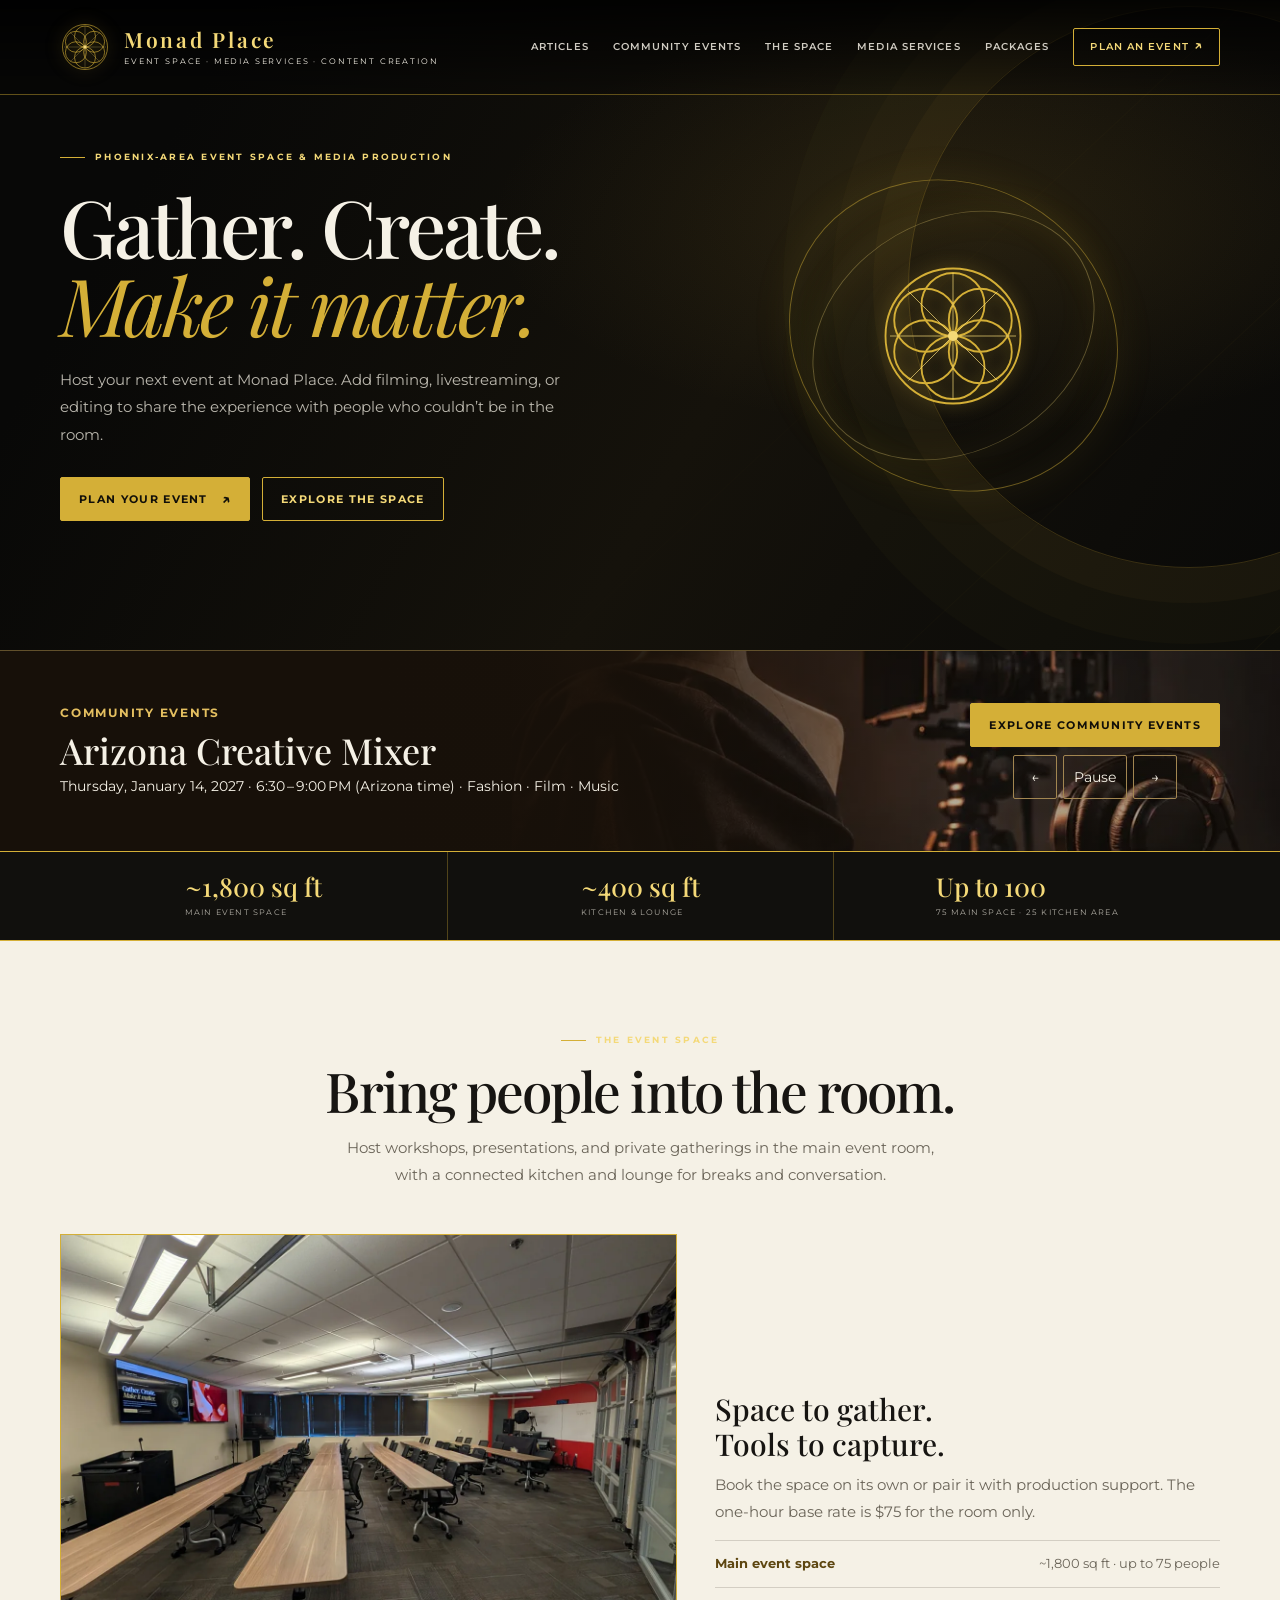
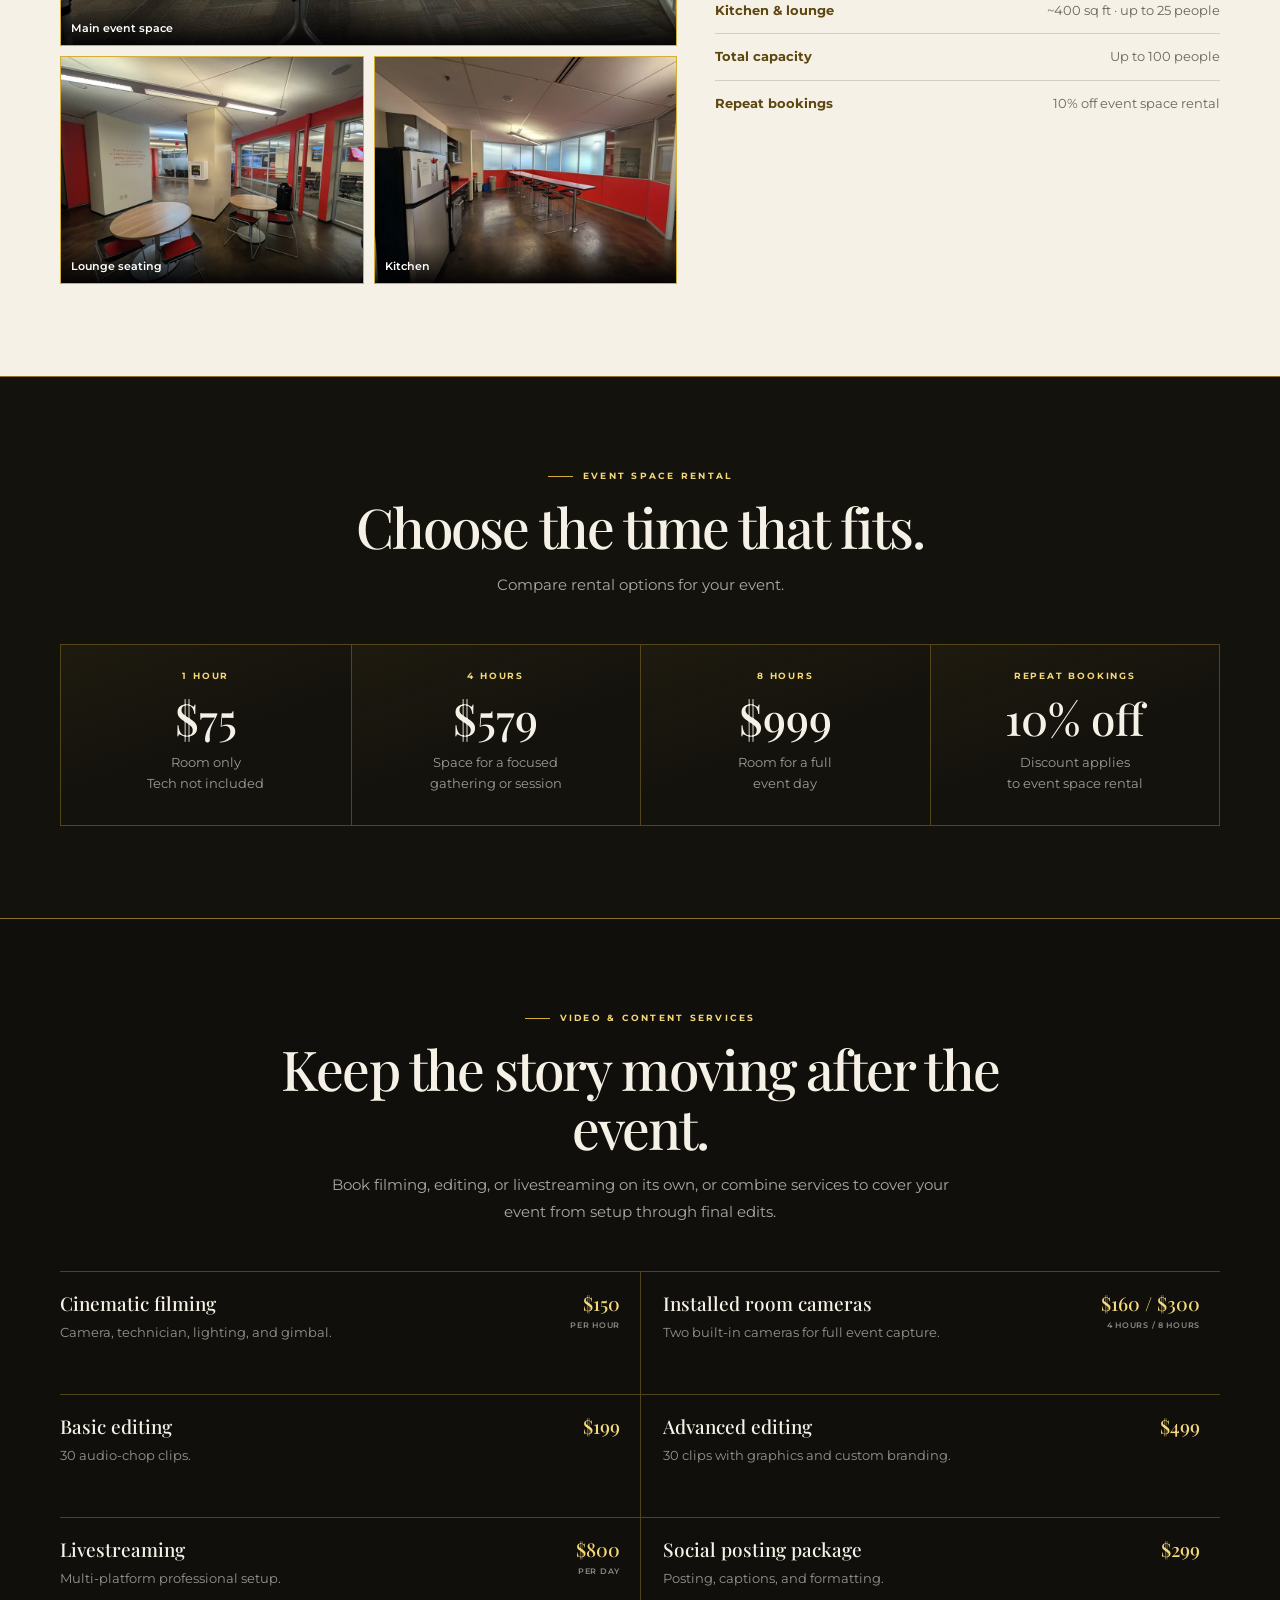
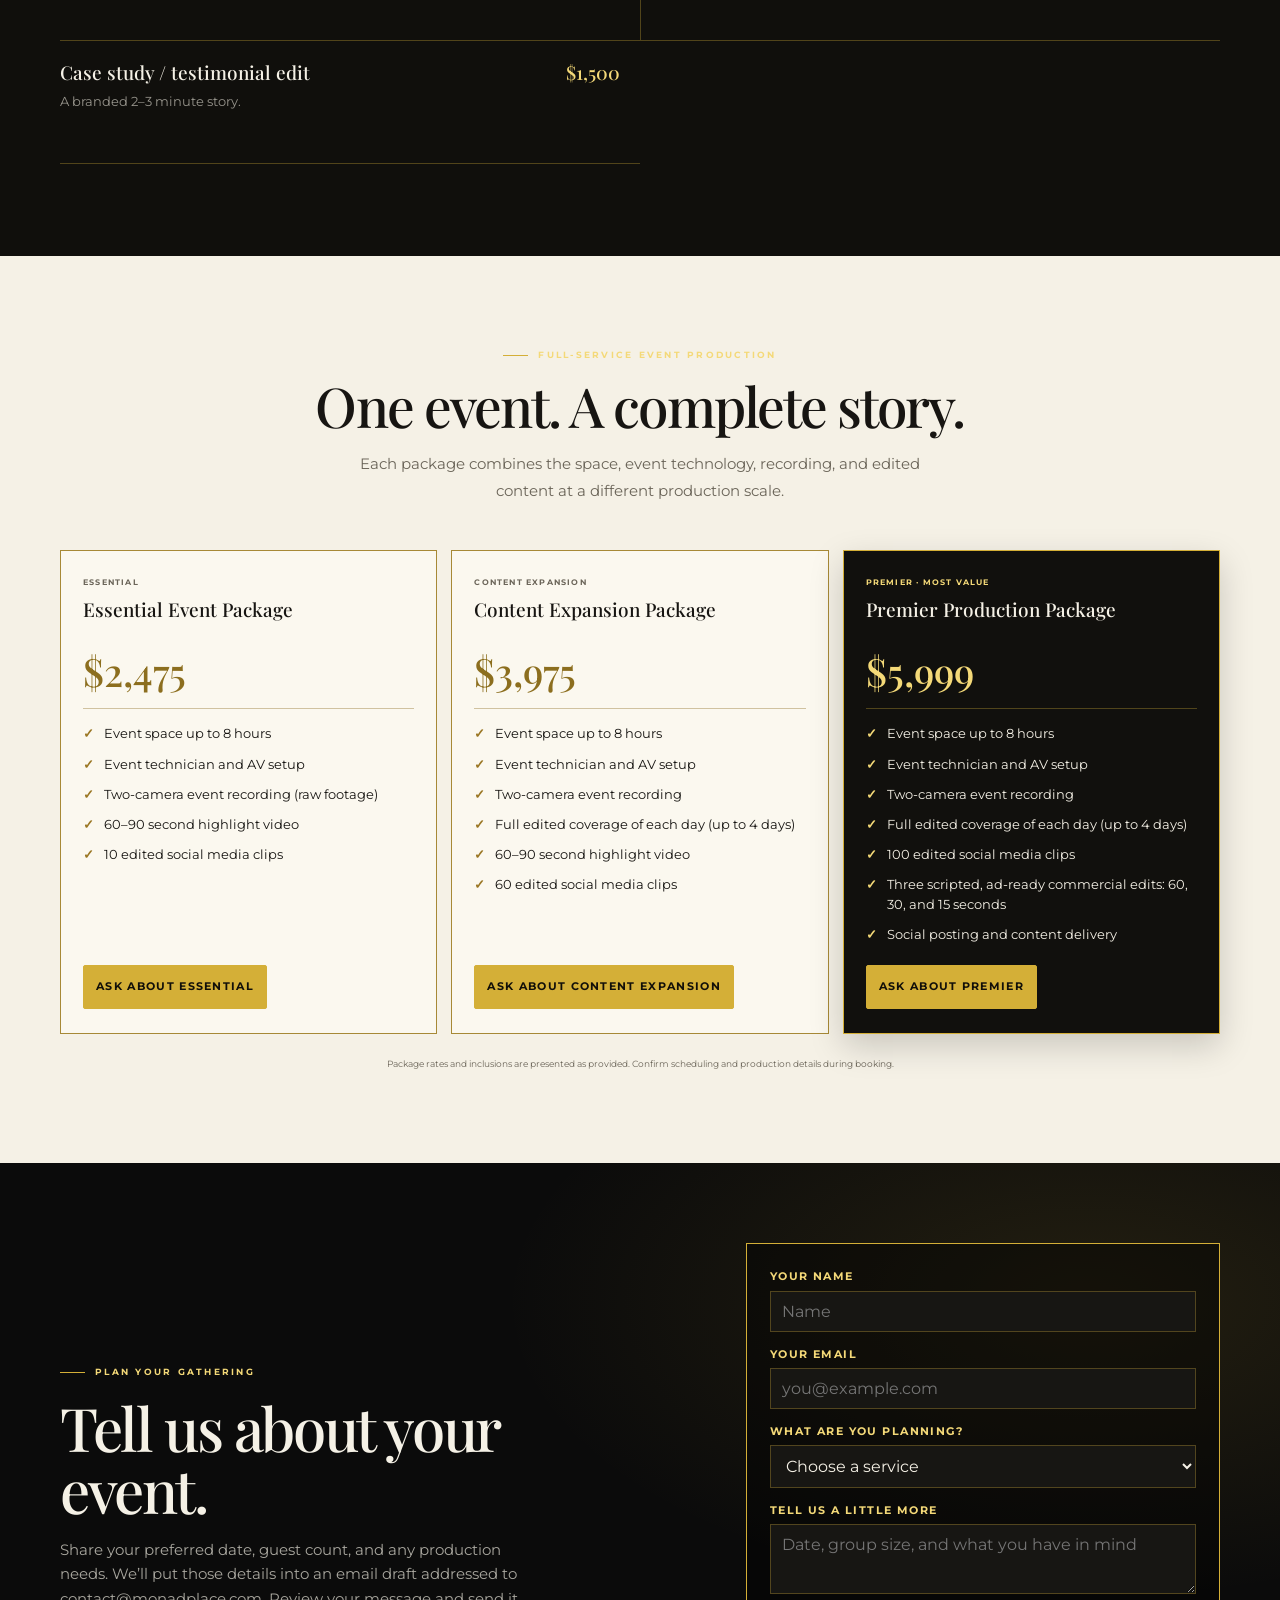
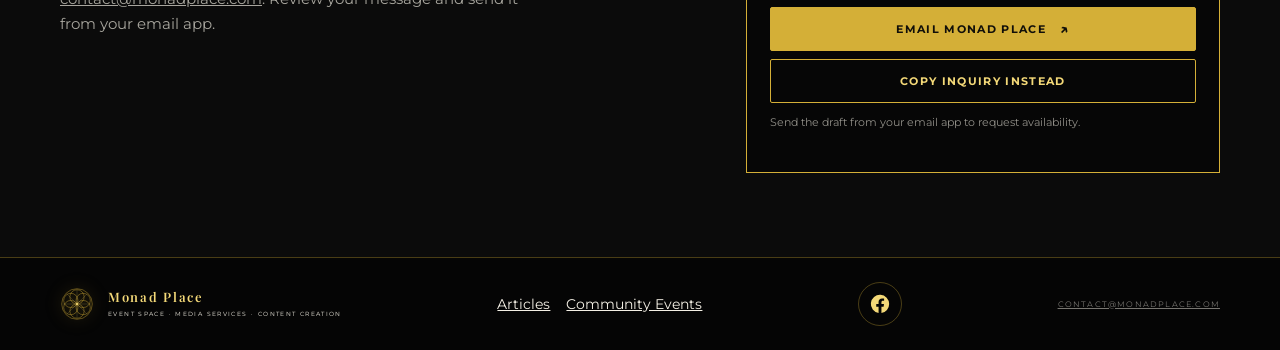
<file: index.html>
<!doctype html>
<html lang="en">
<head>
  <link rel="stylesheet" href="assets/community.css?v=banner-art-1">
  <script defer src="assets/events-data.js?v=banner-art-1"></script>
  <script defer src="assets/events.js?v=banner-art-1"></script>
  <meta charset="utf-8">
  <meta name="viewport" content="width=device-width, initial-scale=1">
  <meta name="theme-color" content="#0b0b0b">
  <meta name="description" content="Host your next gathering at Monad Place, a Phoenix-area event venue with on-site filming, livestreaming, and content production.">
  <title>Monad Place | Phoenix-Area Event Space &amp; Media Production</title>
  <link rel="canonical" href="https://monadplace.github.io/Monad-Place/">
  <meta property="og:type" content="website">
  <meta property="og:site_name" content="Monad Place">
  <meta property="og:title" content="Monad Place | Phoenix-Area Event Space &amp; Media Production">
  <meta property="og:description" content="Host your event at Monad Place and add on-site filming, livestreaming, or editing. Explore rental rates and production packages.">
  <meta property="og:url" content="https://monadplace.github.io/Monad-Place/">
  <meta property="og:image" content="https://monadplace.github.io/Monad-Place/assets/monad-event-room.webp">
  <meta property="og:image:alt" content="Main event room at Monad Place with presentation screens and rows of tables">
  <meta name="twitter:card" content="summary_large_image">
  <link rel="preconnect" href="https://fonts.googleapis.com">
  <link rel="preconnect" href="https://fonts.gstatic.com" crossorigin>
  <link href="https://fonts.googleapis.com/css2?family=Montserrat:wght@400;500;600;700&family=Playfair+Display:wght@400;500;600&display=swap" rel="stylesheet">
  <style>
    :root {
      --black: #0b0b0b;
      --ink: #171512;
      --gold: #d4af37;
      --gold-light: #f4d978;
      --gold-dim: #8e7129;
      --stone: #6b6559;
      --ivory: #f5f1e6;
      --line: rgba(212,175,55,.33);
      --display: "Playfair Display", Georgia, serif;
      --body: "Montserrat", Arial, sans-serif;
    }
    * { box-sizing: border-box; }
    html { scroll-behavior: smooth; }
    body { margin: 0; background: var(--black); color: var(--ivory); font: 14px/1.65 var(--body); }
    a { color: inherit; }
    button, input, select, textarea { font: inherit; }
    .wrap { width: min(1160px, calc(100% - 44px)); margin-inline: auto; }
    .hero { min-height: 650px; padding: 150px 0 70px; position: relative; isolation: isolate; overflow: hidden; background: radial-gradient(ellipse at 76% 34%, rgba(142,113,41,.17), transparent 35%), linear-gradient(120deg,#080807 15%, #15120b 57%, #090908 100%); }
    .hero::before { content: ""; position: absolute; z-index: -1; inset: 0; opacity: .18; background: repeating-linear-gradient(137deg, transparent 0 130px, rgba(212,175,55,.2) 131px, transparent 132px 240px); mask-image: linear-gradient(110deg, transparent 40%, #000 100%); }
    .hero::after { content: ""; position: absolute; z-index: -1; width: 560px; height: 560px; border: 1px solid rgba(212,175,55,.22); border-radius: 50%; right: -190px; top: 6px; box-shadow: 0 0 0 35px rgba(212,175,55,.035), 0 0 0 76px rgba(212,175,55,.025), 0 0 0 125px rgba(212,175,55,.018); }
    .hero-grid { display: grid; grid-template-columns: minmax(0, 1fr) minmax(0, .93fr); gap: 52px; align-items: center; }
    .eyebrow { display: flex; align-items: center; gap: 10px; font-size: 9px; font-weight: 700; letter-spacing: .25em; color: var(--gold-light); text-transform: uppercase; }
    .eyebrow::before { content: ""; width: 25px; height: 1px; background: var(--gold); }
    h1, h2, h3, p { margin-top: 0; }
    h1 { color: var(--ivory); font: 500 clamp(48px,6.8vw,80px)/.98 var(--display); letter-spacing: -.04em; margin: 22px 0 22px; max-width: 630px; }
    h1 em { color: var(--gold); font-weight: 400; }
    .hero-copy > p { max-width: 520px; color: rgba(245,241,230,.75); font-size: 14px; line-height: 1.85; }
    .hero-actions { display: flex; flex-wrap: wrap; gap: 12px; margin-top: 28px; }
    .button { display: inline-flex; align-items: center; justify-content: center; gap: 13px; border: 1px solid var(--gold); padding: 12px 18px; border-radius: 2px; background: var(--gold); color: #110f09; text-decoration: none; text-transform: uppercase; font-size: 9px; font-weight: 700; letter-spacing: .12em; transition: background .18s, color .18s, transform .18s; }
    .button:hover { background: var(--gold-light); transform: translateY(-2px); }
    .button.secondary { background: transparent; color: var(--gold-light); }
    .button.secondary:hover { color: var(--black); background: var(--gold-light); }
    .hero-emblem { position: relative; display: grid; place-items: center; min-height: 370px; }
    .hero-emblem::before, .hero-emblem::after { content: ""; position: absolute; width: min(31vw, 335px); aspect-ratio: 1; border-radius: 50%; border: 1px solid rgba(212,175,55,.48); transform: rotate(30deg) scaleY(.9); box-shadow: 0 0 45px rgba(212,175,55,.08), inset 0 0 45px rgba(212,175,55,.06); }
    .hero-emblem::after { width: min(27vw, 295px); transform: rotate(-30deg) scaleY(.78); border-color: rgba(244,217,120,.33); }
    .hero-emblem .brand-icon { width: min(22vw, 228px); height: auto; z-index: 1; }
    .quick-stats { position: relative; z-index: 2; background: #11100d; border-top: 1px solid var(--gold); border-bottom: 1px solid var(--gold); }
    .stat-row { display: grid; grid-template-columns: repeat(3,1fr); }
    .stat { min-height: 88px; display: flex; align-items: center; justify-content: center; gap: 14px; padding: 16px; }
    .stat + .stat { border-left: 1px solid var(--line); }
    .stat strong { display: block; font: 500 26px/1.05 var(--display); color: var(--gold-light); }
    .stat span { display: block; margin-top: 5px; color: rgba(245,241,230,.7); font-size: 8px; letter-spacing: .15em; text-transform: uppercase; }
    .section { padding: 92px 0; }
    .section-light { background: var(--ivory); color: var(--ink); }
    .section-dark { background: var(--black); }
    .section-heading { text-align: center; max-width: 730px; margin: 0 auto 46px; }
    .section-heading .eyebrow { justify-content: center; }
    .section-heading h2 { font: 500 clamp(35px,4.8vw,55px)/1.08 var(--display); letter-spacing: -.035em; margin: 13px 0 14px; }
    .section-heading p { margin: 0 auto; max-width: 620px; color: var(--stone); font-size: 12px; line-height: 1.8; }
    .section-dark .section-heading p, .rental .section-heading p, .services .section-heading p { color: rgba(245,241,230,.68); }
    .space-layout { display: grid; grid-template-columns: 1.1fr .9fr; gap: 38px; align-items: stretch; }
    .room-gallery { display: grid; grid-template-columns: repeat(2, minmax(0, 1fr)); gap: 10px; min-width: 0; }
    .room-photo { margin: 0; position: relative; overflow: hidden; background: #211c13; border: 1px solid var(--gold); }
    .room-photo-main { grid-column: 1 / -1; }
    .room-photo img { display: block; width: 100%; height: auto; aspect-ratio: 4 / 3; object-fit: cover; }
    .room-photo-main img { aspect-ratio: 3 / 2; }
    .room-photo figcaption { position: absolute; inset: auto 0 0; padding: 14px 10px 8px; color: white; background: linear-gradient(transparent, rgba(0,0,0,.91)); font-size: 11px; font-weight: 600; }
    .room-details { display: flex; flex-direction: column; justify-content: center; }
    .room-details h3 { font: 500 30px/1.15 var(--display); margin-bottom: 10px; }
    .room-details > p { color: var(--stone); font-size: 11px; line-height: 1.8; }
    .room-line { display: flex; justify-content: space-between; gap: 15px; padding: 12px 0; border-top: 1px solid rgba(107,101,89,.25); font-size: 10px; }
    .room-line strong { color: #5d4610; font-weight: 700; }
    .room-line span { color: var(--stone); text-align: right; }
    .rental { background: #14120d; border-top: 1px solid var(--gold-dim); border-bottom: 1px solid var(--gold-dim); }
    .price-grid { display: grid; grid-template-columns: repeat(4,1fr); border: 1px solid var(--line); }
    .price-card { padding: 24px 22px 23px; text-align: center; min-height: 180px; background: linear-gradient(160deg,rgba(212,175,55,.055),transparent 54%); }
    .price-card + .price-card { border-left: 1px solid var(--line); }
    .price-card .duration { display: block; color: var(--gold-light); font-size: 9px; font-weight: 700; letter-spacing: .2em; text-transform: uppercase; }
    .price-card strong { display: block; color: var(--ivory); font: 500 44px/1.2 var(--display); margin: 8px 0 8px; }
    .price-card p { margin: 0; color: rgba(245,241,230,.62); font-size: 9px; line-height: 1.6; }
    .repeat-note { margin: 18px 0 0; text-align: center; color: var(--gold-light); font-size: 9px; font-weight: 600; letter-spacing: .12em; text-transform: uppercase; }
    .services { background: #100f0c; }
    .service-grid { display: grid; grid-template-columns: repeat(2,1fr); border-top: 1px solid var(--line); }
    .service { padding: 20px 20px 20px 0; min-height: 123px; display: grid; grid-template-columns: 1fr auto; gap: 14px; align-items: start; border-bottom: 1px solid var(--line); }
    .service:nth-child(even) { padding-left: 22px; border-left: 1px solid var(--line); }
    .service h3 { font: 500 19px/1.25 var(--display); margin: 0 0 6px; color: var(--ivory); }
    .service p { color: rgba(245,241,230,.59); font-size: 9px; line-height: 1.6; margin: 0; max-width: 360px; }
    .service-price { color: var(--gold-light); font: 500 19px/1.2 var(--display); text-align: right; white-space: nowrap; }
    .service-price small { display: block; margin-top: 5px; color: rgba(245,241,230,.55); font: 600 8px var(--body); letter-spacing: .09em; text-transform: uppercase; }
    .packages { background: var(--ivory); color: var(--ink); }
    .package-grid { display: grid; grid-template-columns: repeat(3,1fr); gap: 14px; align-items: stretch; }
    .package { position: relative; padding: 25px 22px 24px; border: 1px solid #a78936; background: #fbf8ef; display: flex; flex-direction: column; min-height: 430px; }
    .package.featured { background: #11100d; color: var(--ivory); border: 1px solid var(--gold); box-shadow: 0 12px 32px rgba(0,0,0,.18); }
    .package-label { min-height: 22px; color: var(--stone); font-size: 8px; font-weight: 700; letter-spacing: .15em; text-transform: uppercase; }
    .package.featured .package-label { color: var(--gold-light); }
    .package h3 { min-height: 46px; font: 500 19px/1.2 var(--display); margin: 0 0 5px; }
    .package-price { font: 500 39px/1.15 var(--display); color: #8c6e1e; padding-bottom: 15px; border-bottom: 1px solid rgba(142,113,41,.4); }
    .package.featured .package-price { color: var(--gold-light); border-color: var(--line); }
    .package ul { list-style: none; margin: 14px 0 0; padding: 0; display: grid; gap: 10px; font-size: 9px; line-height: 1.55; }
    .package li { display: grid; grid-template-columns: 14px 1fr; gap: 7px; }
    .package li::before { content: "✓"; color: #9a7623; font-weight: 700; }
    .package.featured li::before { color: var(--gold-light); }
    .package .button { margin-top: auto; align-self: flex-start; padding: 10px 12px; font-size: 8px; }
    .package-note { text-align: center; color: var(--stone); font-size: 9px; margin: 23px 0 0; }
    .closing { position: relative; overflow: hidden; background: radial-gradient(ellipse at 85% 20%,rgba(212,175,55,.12),transparent 38%),#0b0b0b; padding: 80px 0 84px; }
    .closing-grid { display: grid; grid-template-columns: 1fr .8fr; gap: 8%; align-items: center; }
    .closing h2 { max-width: 560px; font: 500 clamp(40px,5vw,60px)/1.03 var(--display); letter-spacing: -.04em; margin: 17px 0; }
    .closing-copy { color: rgba(245,241,230,.67); max-width: 470px; font-size: 11px; }
    .contact-card { border: 1px solid var(--gold); background: rgba(0,0,0,.42); padding: 23px; }
    .contact-card label { display: block; color: var(--gold-light); font-size: 8px; font-weight: 700; letter-spacing: .13em; text-transform: uppercase; margin-bottom: 13px; }
    .contact-card input, .contact-card select, .contact-card textarea { width: 100%; display: block; margin-top: 5px; padding: 10px 11px; background: #171613; color: var(--ivory); border: 1px solid rgba(212,175,55,.31); border-radius: 0; outline: none; font: 16px var(--body); }
    .contact-card input:focus, .contact-card select:focus, .contact-card textarea:focus { border-color: var(--gold-light); }
    .contact-card textarea { min-height: 70px; resize: vertical; }
    .contact-card .button { width: 100%; cursor: pointer; }
    .contact-card .button + .button { margin-top: 8px; }
    .contact-note { min-height: 35px; margin: 11px 0 0; color: rgba(245,241,230,.58); font-size: 8px; line-height: 1.55; }
    .footer { padding: 24px 0; background: #050505; border-top: 1px solid var(--line); }
    .footer-row { display: flex; align-items: center; justify-content: space-between; gap: 20px; }
    .footer .brand-icon { width: 34px; height: 34px; }
    .footer .brand-name { font-size: 13px; }
    .footer .brand-tag { font-size: 6px; }
    .footer-facebook { display: inline-grid; place-items: center; width: 44px; height: 44px; color: var(--gold-light); border: 1px solid var(--line); border-radius: 50%; }
    .footer-facebook:hover { background: var(--gold-light); color: var(--black); }
    .footer-note { margin: 0; color: rgba(245,241,230,.48); font-size: 8px; letter-spacing: .15em; text-align: right; text-transform: uppercase; }
    .sr-only { position: absolute; width: 1px; height: 1px; padding: 0; margin: -1px; overflow: hidden; clip: rect(0,0,0,0); white-space: nowrap; border: 0; }
    :focus-visible { outline: 2px solid var(--gold-light); outline-offset: 3px; }
    .skip-link { position: absolute; z-index: 20; top: 12px; left: 12px; padding: 10px 14px; background: var(--ivory); color: var(--ink); transform: translateY(-150%); }
    .skip-link:focus { transform: translateY(0); }
    .hero-copy > p, .section-heading p, .room-details > p, .closing-copy { font-size: 15px; }
    .room-line, .service p, .package ul, .price-card p { font-size: 13px; }
    .button { min-height: 44px; font-size: 11px; text-align: center; }
    .package .button, .contact-card label, .contact-note { font-size: 11px; }
    .package ul { margin-bottom: 20px; }
    @media (max-width: 900px) {
      .hero-grid { gap: 25px; }
      .hero-emblem { min-height: 300px; }
      .space-layout { gap: 24px; }
      .price-card { padding-inline: 14px; }
      .package { padding-inline: 16px; }
    }
    @media (max-width: 680px) {
      .wrap { width: min(100% - 32px, 500px); }
      .hero { min-height: auto; padding: 125px 0 49px; }
      .hero-grid { grid-template-columns: 1fr; gap: 8px; }
      h1 { font-size: clamp(47px,13vw,68px); }
      .hero-emblem { min-height: 260px; }
      .hero-emblem::before { width: 245px; }
      .hero-emblem::after { width: 215px; }
      .hero-emblem .brand-icon { width: 175px; }
      .stat-row { grid-template-columns: 1fr; }
      .stat { min-height: 67px; justify-content: flex-start; padding: 12px 20px; }
      .stat + .stat { border-left: 0; border-top: 1px solid var(--line); }
      .stat strong { font-size: 22px; }
      .stat span { font-size: 7px; }
      .section { padding: 68px 0; }
      .section-heading { margin-bottom: 32px; }
      .section-heading h2 { font-size: 38px; }
      .space-layout, .closing-grid { grid-template-columns: 1fr; }
      .room-details h3 { margin-top: 6px; }
      .price-grid { grid-template-columns: repeat(2,1fr); }
      .price-card { min-height: 145px; padding: 19px 12px; }
      .price-card + .price-card { border-left: 0; }
      .price-card:nth-child(even) { border-left: 1px solid var(--line); }
      .price-card:nth-child(n+3) { border-top: 1px solid var(--line); }
      .price-card strong { font-size: 36px; }
      .service-grid { grid-template-columns: 1fr; }
      .service, .service:nth-child(even) { padding: 16px 0; border-left: 0; }
      .service h3 { font-size: 18px; }
      .package-grid { grid-template-columns: 1fr; }
      .package { min-height: 0; padding: 22px; }
      .package h3 { min-height: 0; }
      .package .button { margin-top: 22px; }
      .closing { padding: 67px 0; }
      .contact-card { padding: 18px; }
      .footer-row { align-items: flex-start; flex-direction: column; }
      .footer-note { text-align: left; }
    }
    @media (prefers-reduced-motion: reduce) { html { scroll-behavior: auto; } *, *::before, *::after { transition-duration: .01ms !important; } }
  </style>
  <script type="application/ld+json">{"@context":"https://schema.org","@type":"Organization","name":"Monad Place","url":"https://monadplace.github.io/Monad-Place/","email":"contact@monadplace.com","sameAs":["https://www.facebook.com/profile.php?id=61597042102422"]}</script>
  <link rel="icon" type="image/svg+xml" sizes="any" href="assets/monad-favicon.svg">
  <link rel="stylesheet" href="assets/site-header.css">
</head>
<body>
  <a class="skip-link" href="#main-content">Skip to content</a>
  <svg class="sr-only" aria-hidden="true" xmlns="http://www.w3.org/2000/svg">
    <symbol id="monad-flower" viewBox="0 0 100 100">
      <g fill="none" stroke="#d4af37" stroke-width="1.25">
        <circle cx="50" cy="50" r="45"/><circle cx="50" cy="29" r="21"/><circle cx="68.2" cy="39.5" r="21"/><circle cx="68.2" cy="60.5" r="21"/><circle cx="50" cy="71" r="21"/><circle cx="31.8" cy="60.5" r="21"/><circle cx="31.8" cy="39.5" r="21"/>
        <circle cx="50" cy="50" r="2.7" fill="#f4d978" stroke="#f4d978"/>
      </g>
      <path d="M50 8v84M8 50h84M20.3 20.3l59.4 59.4M79.7 20.3 20.3 79.7" fill="none" stroke="#f4d978" stroke-width=".65" opacity=".72"/>
    </symbol>
  </svg>
  <header class="site-header">
    <div class="wrap header-row">
      <a class="brand" href="#home" aria-label="Monad Place home">
        <svg class="brand-icon" aria-hidden="true"><use href="#monad-flower"/></svg>
        <span class="brand-text"><span class="brand-name">Monad Place</span><span class="brand-tag">Event Space · Media Services · Content Creation</span></span>
      </a>
      <nav class="nav" aria-label="Main navigation">
        <a href="articles/">Articles</a><a href="events/">Community Events</a>
        <a href="#space">The Space</a><a href="#services">Media Services</a><a href="#packages">Packages</a><a class="nav-cta" href="#inquiry">Plan an Event <span class="arrow" aria-hidden="true">&rarr;</span></a>
      </nav>
    </div>
  </header>
  <main id="main-content">
    <section class="hero" id="home" aria-labelledby="hero-title">
      <div class="wrap hero-grid">
        <div class="hero-copy">
          <div class="eyebrow">Phoenix-area event space &amp; media production</div>
          <h1 id="hero-title">Gather. Create. <em>Make it matter.</em></h1>
          <p>Host your next event at Monad Place. Add filming, livestreaming, or editing to share the experience with people who couldn’t be in the room.</p>
          <div class="hero-actions"><a class="button" href="#inquiry">Plan your event <span class="arrow" aria-hidden="true">&rarr;</span></a><a class="button secondary" href="#space">Explore the space</a></div>
        </div>
        <div class="hero-emblem" role="img" aria-label="Monad Place flower emblem in gold"><svg class="brand-icon" aria-hidden="true"><use href="#monad-flower"/></svg></div>
      </div>
    </section>
    <section class="community-banner" aria-labelledby="community-banner-title">
      <div class="wrap community-banner-inner">
        <div>
          <p class="community-kicker">Community events</p>
          <h2 id="community-banner-title" data-banner-title>See what’s happening at Monad Place</h2>
          <p data-banner-details>Explore gatherings open to the public.</p>
        </div>
        <div class="community-actions">
          <a class="button" href="events/" data-banner-link>Explore community events</a>
          <div class="rotation" data-rotation hidden>
            <button type="button" data-prev aria-label="Previous event">←</button>
            <button type="button" data-pause>Pause</button>
            <button type="button" data-next aria-label="Next event">→</button>
          </div>
          <p class="sr-only" role="status" data-rotation-status></p>
        </div>
      </div>
    </section>
    <section class="quick-stats" aria-label="Venue overview">
      <div class="wrap stat-row">
        <div class="stat"><div><strong>~1,800 sq ft</strong><span>Main event space</span></div></div>
        <div class="stat"><div><strong>~400 sq ft</strong><span>Kitchen & lounge</span></div></div>
        <div class="stat"><div><strong>Up to 100</strong><span>75 main space · 25 kitchen area</span></div></div>
      </div>
    </section>
    <section class="section section-light" id="space" aria-labelledby="space-title">
      <div class="wrap">
        <div class="section-heading"><div class="eyebrow">The event space</div><h2 id="space-title">Bring people into the room.</h2><p>Host workshops, presentations, and private gatherings in the main event room, with a connected kitchen and lounge for breaks and conversation.</p></div>
        <div class="space-layout">
          <div class="room-gallery">
          <figure class="room-photo room-photo-main">
            <img src="assets/monad-event-room.webp" width="1280" height="964" loading="lazy" decoding="async" alt="Rows of tables and chairs facing presentation screens in the main event room">
            <figcaption>Main event space</figcaption>
          </figure>
          <figure class="room-photo">
            <img src="assets/monad-lounge.webp" width="800" height="602" loading="lazy" decoding="async" alt="Round tables and seating beside the glass-walled event room">
            <figcaption>Lounge seating</figcaption>
          </figure>
          <figure class="room-photo">
            <img src="assets/monad-kitchen.webp" width="800" height="602" loading="lazy" decoding="async" alt="Kitchen with a long counter and bar seating">
            <figcaption>Kitchen</figcaption>
          </figure>
          </div>
          <div class="room-details">
            <h3>Space to gather.<br>Tools to capture.</h3>
            <p>Book the space on its own or pair it with production support. The one-hour base rate is $75 for the room only.</p>
            <div class="room-line"><strong>Main event space</strong><span>~1,800 sq ft · up to 75 people</span></div>
            <div class="room-line"><strong>Kitchen & lounge</strong><span>~400 sq ft · up to 25 people</span></div>
            <div class="room-line"><strong>Total capacity</strong><span>Up to 100 people</span></div>
            <div class="room-line"><strong>Repeat bookings</strong><span>10% off event space rental</span></div>
          </div>
        </div>
      </div>
    </section>
    <section class="section rental" id="rental" aria-labelledby="rental-title">
      <div class="wrap">
        <div class="section-heading"><div class="eyebrow">Event space rental</div><h2 id="rental-title">Choose the time that fits.</h2><p>Compare rental options for your event.</p></div>
        <div class="price-grid">
          <article class="price-card"><span class="duration">1 hour</span><strong>$75</strong><p>Room only<br>Tech not included</p></article>
          <article class="price-card"><span class="duration">4 hours</span><strong>$579</strong><p>Space for a focused<br>gathering or session</p></article>
          <article class="price-card"><span class="duration">8 hours</span><strong>$999</strong><p>Room for a full<br>event day</p></article>
          <article class="price-card"><span class="duration">Repeat bookings</span><strong>10% off</strong><p>Discount applies<br>to event space rental</p></article>
        </div>
      </div>
    </section>
    <section class="section services" id="services" aria-labelledby="services-title">
      <div class="wrap">
        <div class="section-heading"><div class="eyebrow">Video & content services</div><h2 id="services-title">Keep the story moving after the event.</h2><p>Book filming, editing, or livestreaming on its own, or combine services to cover your event from setup through final edits.</p></div>
        <div class="service-grid">
          <article class="service"><div><h3>Cinematic filming</h3><p>Camera, technician, lighting, and gimbal.</p></div><div class="service-price">$150<small>per hour</small></div></article>
          <article class="service"><div><h3>Installed room cameras</h3><p>Two built-in cameras for full event capture.</p></div><div class="service-price">$160 / $300<small>4 hours / 8 hours</small></div></article>
          <article class="service"><div><h3>Basic editing</h3><p>30 audio-chop clips.</p></div><div class="service-price">$199</div></article>
          <article class="service"><div><h3>Advanced editing</h3><p>30 clips with graphics and custom branding.</p></div><div class="service-price">$499</div></article>
          <article class="service"><div><h3>Livestreaming</h3><p>Multi-platform professional setup.</p></div><div class="service-price">$800<small>per day</small></div></article>
          <article class="service"><div><h3>Social posting package</h3><p>Posting, captions, and formatting.</p></div><div class="service-price">$299</div></article>
          <article class="service"><div><h3>Case study / testimonial edit</h3><p>A branded 2–3 minute story.</p></div><div class="service-price">$1,500</div></article>
        </div>
      </div>
    </section>
    <section class="section packages" id="packages" aria-labelledby="packages-title">
      <div class="wrap">
        <div class="section-heading"><div class="eyebrow">Full-service event production</div><h2 id="packages-title">One event. A complete story.</h2><p>Each package combines the space, event technology, recording, and edited content at a different production scale.</p></div>
        <div class="package-grid">
          <article class="package">
            <div class="package-label">Essential</div><h3>Essential Event Package</h3><div class="package-price">$2,475</div>
            <ul><li>Event space up to 8 hours</li><li>Event technician and AV setup</li><li>Two-camera event recording (raw footage)</li><li>60–90 second highlight video</li><li>10 edited social media clips</li></ul>
            <a class="button" href="#inquiry">Ask about Essential</a>
          </article>
          <article class="package">
            <div class="package-label">Content expansion</div><h3>Content Expansion Package</h3><div class="package-price">$3,975</div>
            <ul><li>Event space up to 8 hours</li><li>Event technician and AV setup</li><li>Two-camera event recording</li><li>Full edited coverage of each day (up to 4 days)</li><li>60–90 second highlight video</li><li>60 edited social media clips</li></ul>
            <a class="button" href="#inquiry">Ask about Content Expansion</a>
          </article>
          <article class="package featured">
            <div class="package-label">Premier · Most value</div><h3>Premier Production Package</h3><div class="package-price">$5,999</div>
            <ul><li>Event space up to 8 hours</li><li>Event technician and AV setup</li><li>Two-camera event recording</li><li>Full edited coverage of each day (up to 4 days)</li><li>100 edited social media clips</li><li>Three scripted, ad-ready commercial edits: 60, 30, and 15 seconds</li><li>Social posting and content delivery</li></ul>
            <a class="button" href="#inquiry">Ask about Premier</a>
          </article>
        </div>
        <p class="package-note">Package rates and inclusions are presented as provided. Confirm scheduling and production details during booking.</p>
      </div>
    </section>
    <section class="closing" id="inquiry" aria-labelledby="inquiry-title">
      <div class="wrap closing-grid">
        <div><div class="eyebrow">Plan your gathering</div><h2 id="inquiry-title">Tell us about your event.</h2><p class="closing-copy">Share your preferred date, guest count, and any production needs. We’ll put those details into an email draft addressed to <a href="mailto:contact@monadplace.com">contact@monadplace.com</a>. Review your message and send it from your email app.</p></div>
        <form class="contact-card" id="inquiry-form">
          <label>Your name<input name="name" autocomplete="name" required placeholder="Name"></label>
          <label>Your email<input name="email" type="email" autocomplete="email" required placeholder="you@example.com"></label>
          <label>What are you planning?
            <select name="request" required><option value="" disabled selected>Choose a service</option><option>Event space rental</option><option>Video or media service</option><option>Full-service production package</option><option>Not sure yet</option></select>
          </label>
          <label>Tell us a little more<textarea name="details" required placeholder="Date, group size, and what you have in mind"></textarea></label>
          <button class="button" type="submit">Email Monad Place <span class="arrow" aria-hidden="true">&rarr;</span></button>
          <button class="button secondary" id="copy-inquiry" type="button">Copy inquiry instead</button>
          <p class="contact-note" id="contact-note" aria-live="polite">Send the draft from your email app to request availability.</p>
        </form>
      </div>
    </section>
  </main>
  <footer class="footer">
    <div class="wrap footer-row">
      <a class="brand" href="#home" aria-label="Monad Place home"><svg class="brand-icon" aria-hidden="true"><use href="#monad-flower"/></svg><span class="brand-text"><span class="brand-name">Monad Place</span><span class="brand-tag">Event Space · Media Services · Content Creation</span></span></a>
      <nav class="community-footer" aria-label="More from Monad Place"><a href="articles/">Articles</a><a href="events/">Community Events</a></nav>
      <a href="https://www.facebook.com/profile.php?id=61597042102422" aria-label="Monad Place on Facebook" class="footer-facebook">
        <svg width="22" height="22" viewBox="0 0 24 24" fill="currentColor" aria-hidden="true" focusable="false"><path d="M22 12a10 10 0 1 0-11.56 9.88v-6.99H7.9V12h2.54V9.8c0-2.51 1.5-3.9 3.78-3.9 1.1 0 2.25.2 2.25.2v2.47H15.2c-1.24 0-1.63.77-1.63 1.56V12h2.78l-.44 2.89h-2.34v6.99A10 10 0 0 0 22 12Z"/></svg>
      </a>
      <p class="footer-note"><a href="mailto:contact@monadplace.com">contact@monadplace.com</a></p>
    </div>
  </footer>
  <script>
    const form = document.querySelector('#inquiry-form');
    const note = document.querySelector('#contact-note');
    const copyButton = document.querySelector('#copy-inquiry');
    function inquiryDraft() {
      const values = new FormData(form);
      return `Monad Place inquiry\n\nName: ${values.get('name')}\nEmail: ${values.get('email')}\nService: ${values.get('request')}\n\nDetails:\n${values.get('details')}`;
    }
    form.addEventListener('submit', (event) => {
      event.preventDefault();
      if (!form.reportValidity()) return;
      const subject = 'Monad Place inquiry — ' + new FormData(form).get('request');
      const mailto = `mailto:contact@monadplace.com?subject=${encodeURIComponent(subject)}&body=${encodeURIComponent(inquiryDraft())}`;
      note.textContent = 'Your email app should open with the inquiry addressed to contact@monadplace.com. Review it and send when ready.';
      window.location.href = mailto;
    });
    copyButton.addEventListener('click', async () => {
      if (!form.reportValidity()) return;
      try {
        await navigator.clipboard.writeText(inquiryDraft());
        note.textContent = 'Inquiry copied. Paste it into a message to contact@monadplace.com.';
      } catch {
        note.textContent = 'This browser could not copy the inquiry. Please copy your notes manually.';
      }
    });
  </script>
</body>
</html>
</file>
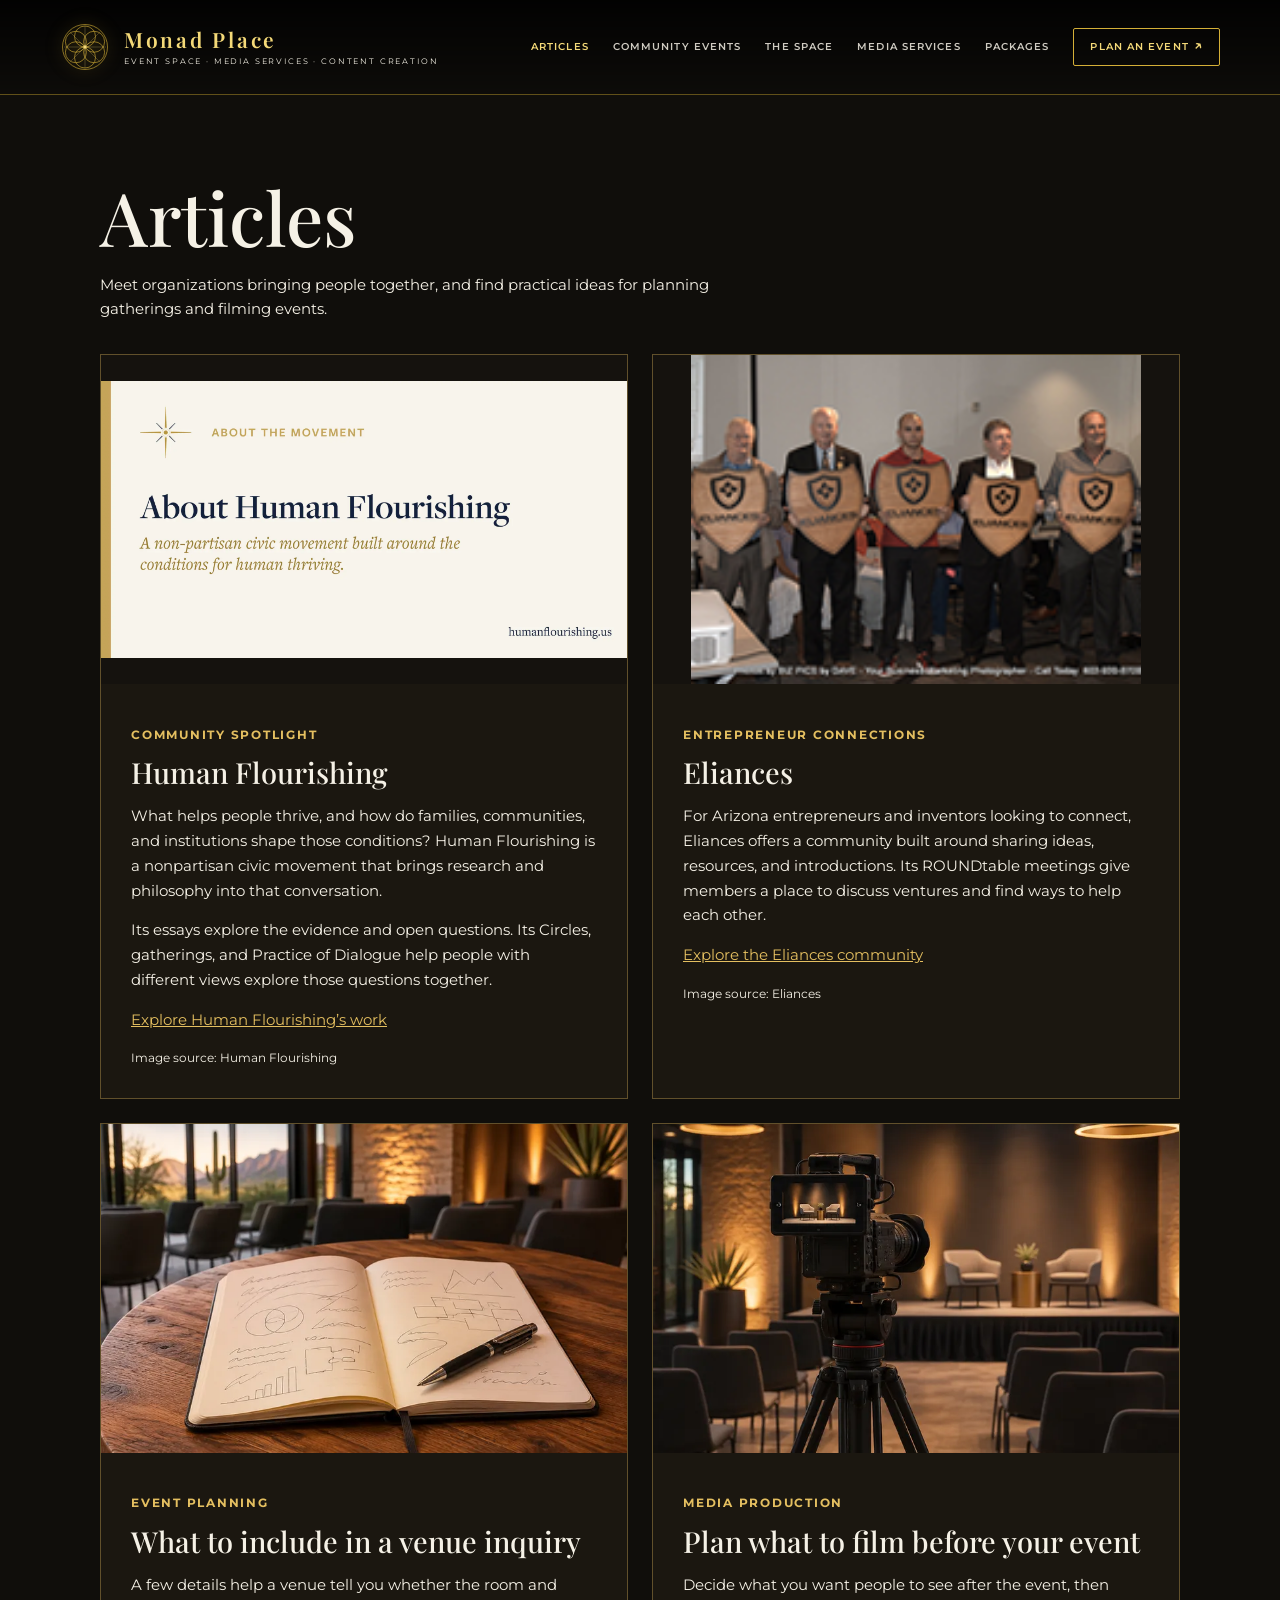
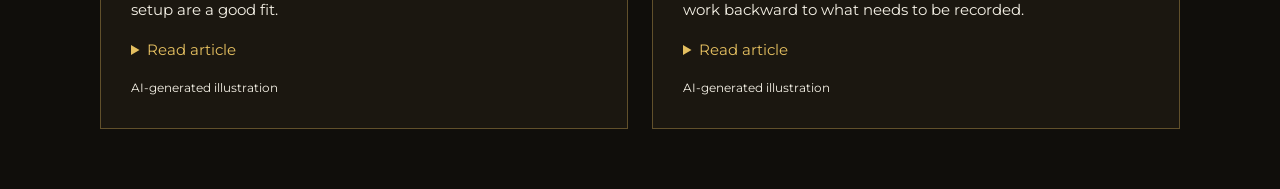
<file: articles/index.html>
<!doctype html>
<html lang="en">
<head>
  <meta charset="utf-8">
  <meta name="viewport" content="width=device-width, initial-scale=1">
  <meta name="description" content="Read event planning and video production tips from Monad Place, and discover the work of Human Flourishing and Eliances.">
  <link rel="canonical" href="https://monadplace.github.io/Monad-Place/articles/">
  <title>Event Planning &amp; Community Articles | Monad Place</title>
  <link rel="stylesheet" href="https://fonts.googleapis.com/css2?family=Montserrat:wght@400;500;600;700&amp;family=Playfair+Display:wght@500;600&amp;display=swap">
  <link rel="stylesheet" href="../assets/community.css">
  <style>
    .article-card > img { aspect-ratio: 8 / 5; object-fit: cover; }
    .article-card > .article-source-image { object-fit: contain; background: #15120e; }
    .article-photo-credit { margin-top: 1rem; font-size: .75rem; }
  </style>
  <link rel="icon" type="image/svg+xml" sizes="any" href="../assets/monad-favicon.svg">
  <link rel="stylesheet" href="../assets/site-header.css">
</head>
<body class="community-page">
  <svg width="0" height="0" style="position:absolute" aria-hidden="true" xmlns="http://www.w3.org/2000/svg">
    <symbol id="monad-flower" viewBox="0 0 100 100">
      <g fill="none" stroke="#d4af37" stroke-width="1.25">
        <circle cx="50" cy="50" r="45"/><circle cx="50" cy="29" r="21"/><circle cx="68.2" cy="39.5" r="21"/><circle cx="68.2" cy="60.5" r="21"/><circle cx="50" cy="71" r="21"/><circle cx="31.8" cy="60.5" r="21"/><circle cx="31.8" cy="39.5" r="21"/>
        <circle cx="50" cy="50" r="2.7" fill="#f4d978" stroke="#f4d978"/>
      </g>
      <path d="M50 8v84M8 50h84M20.3 20.3l59.4 59.4M79.7 20.3 20.3 79.7" fill="none" stroke="#f4d978" stroke-width=".65" opacity=".72"/>
    </symbol>
  </svg>
  <header class="site-header">
    <div class="wrap header-row">
      <a class="brand" href="../" aria-label="Monad Place home">
        <svg class="brand-icon" aria-hidden="true"><use href="#monad-flower"/></svg>
        <span class="brand-text"><span class="brand-name">Monad Place</span><span class="brand-tag">Event Space · Media Services · Content Creation</span></span>
      </a>
      <nav class="nav" aria-label="Main navigation">
        <a href="../articles/" aria-current="page">Articles</a><a href="../events/">Community Events</a>
        <a href="../#space">The Space</a><a href="../#services">Media Services</a><a href="../#packages">Packages</a><a class="nav-cta" href="../#inquiry">Plan an Event <span class="arrow" aria-hidden="true">&rarr;</span></a>
      </nav>
    </div>
  </header>
  <main class="community-shell">
    <div class="community-intro">
      <h1>Articles</h1>
      <p>Meet organizations bringing people together, and find practical ideas for planning gatherings and filming events.</p>
    </div>
    <div class="community-grid">
  <article class="community-card article-card">
    <img src="../assets/article-human-flourishing.webp" width="1920" height="1008" alt="About Human Flourishing, a civic movement focused on the conditions for human thriving" class="article-source-image" decoding="async">
    <div class="community-card-copy">
    <p class="community-kicker">Community spotlight</p>
    <h2>Human Flourishing</h2>
    <p>What helps people thrive, and how do families, communities, and institutions shape those conditions? Human Flourishing is a nonpartisan civic movement that brings research and philosophy into that conversation.</p>
    <p>Its essays explore the evidence and open questions. Its Circles, gatherings, and Practice of Dialogue help people with different views explore those questions together.</p>
    <p><a href="https://humanflourishing.us/about/">Explore Human Flourishing’s work</a></p>
    <p class="article-photo-credit">Image source: Human Flourishing</p>
    </div>
  </article>
  <article class="community-card article-card">
    <img src="../assets/article-eliances.png" width="190" height="139" alt="A group holding Eliances shields" class="article-source-image" decoding="async">
    <div class="community-card-copy">
    <p class="community-kicker">Entrepreneur connections</p>
    <h2>Eliances</h2>
    <p>For Arizona entrepreneurs and inventors looking to connect, Eliances offers a community built around sharing ideas, resources, and introductions. Its ROUNDtable meetings give members a place to discuss ventures and find ways to help each other.</p>
    <p><a href="https://www.eliances.com/public/Our-Story.cfm">Explore the Eliances community</a></p>
    <p class="article-photo-credit">Image source: Eliances</p>
    </div>
  </article>
  <article class="community-card article-card">
    <img src="../assets/article-venue-inquiry.webp" width="800" height="533" alt="An open notebook with event planning sketches on a table" loading="lazy" decoding="async">
    <div class="community-card-copy">
    <p class="community-kicker">Event planning</p>
    <h2>What to include in a venue inquiry</h2>
    <p>A few details help a venue tell you whether the room and setup are a good fit.</p>
    <details><summary>Read article</summary>
      <p>Start with your preferred date, a backup date, and your expected guest count. Share the time you’ll need for setup and teardown as well as the event itself.</p>
      <p>Describe the room layout you have in mind and flag any microphones, presentation screens, livestreaming, or recording you’ll need.</p>
      <p><a href="../#inquiry">Send Monad Place an inquiry</a></p>
    </details>
    <p class="article-photo-credit">AI-generated illustration</p>
    </div>
  </article>
  <article class="community-card article-card">
    <img src="../assets/article-event-filming.webp" width="800" height="533" alt="A video camera on a tripod facing a small stage" loading="lazy" decoding="async">
    <div class="community-card-copy">
    <p class="community-kicker">Media production</p>
    <h2>Plan what to film before your event</h2>
    <p>Decide what you want people to see after the event, then work backward to what needs to be recorded.</p>
    <details><summary>Read article</summary>
      <p>Pick your priority deliverable: a full recording, a short recap, or a few clips for social. List the talks, demonstrations, and interviews that matter most.</p>
      <p>Give your production team the agenda in advance and leave time to check sound. If attendee interviews are part of the plan, choose a quiet spot and get permission before recording.</p>
    </details>
    <p class="article-photo-credit">AI-generated illustration</p>
    </div>
  </article>
</div>
  </main>
</body>
</html>
</file>
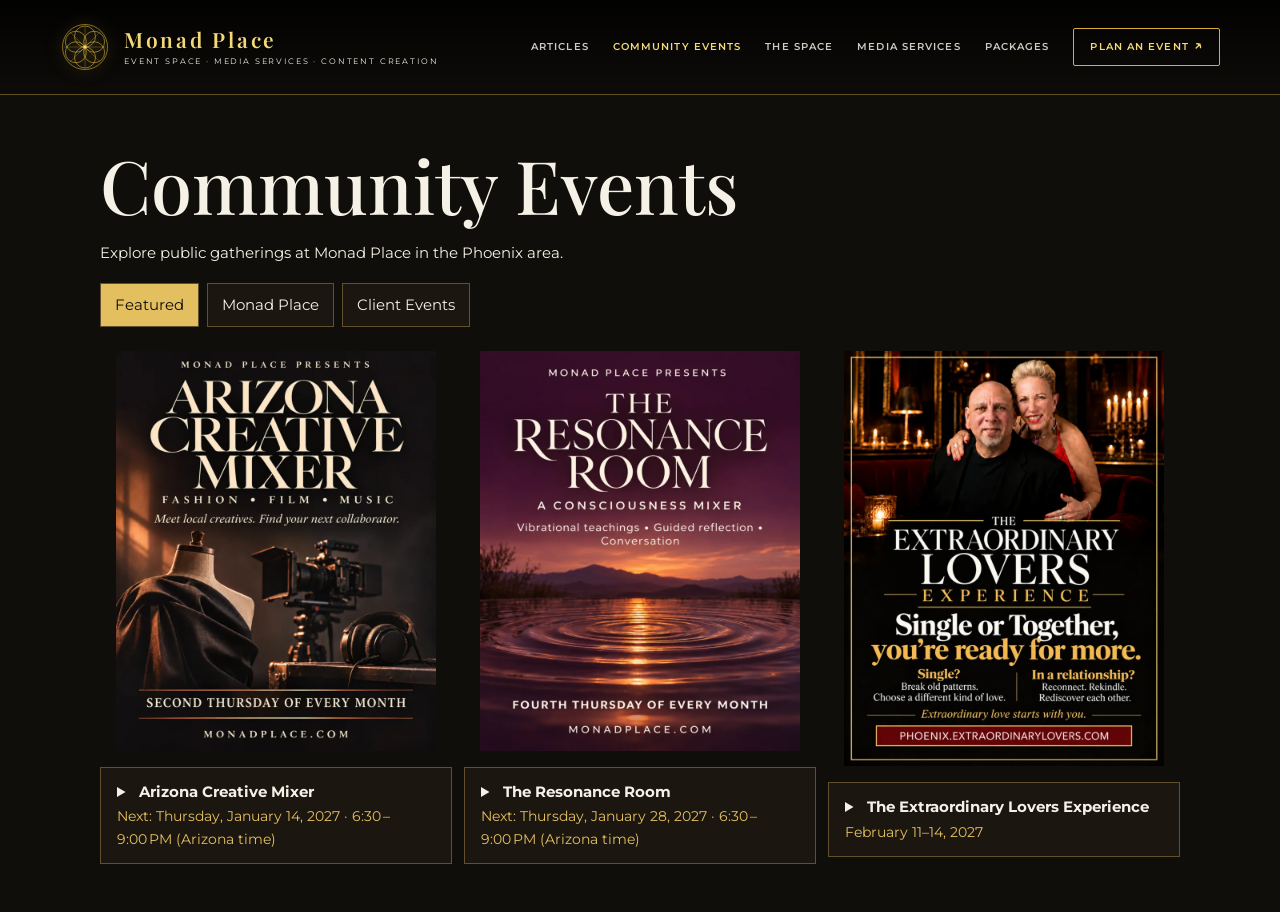
<file: events/index.html>
<!doctype html>
<html lang="en">
<head>
  <meta charset="utf-8">
  <meta name="viewport" content="width=device-width, initial-scale=1">
  <meta name="description" content="Explore public events at Monad Place, including the Arizona Creative Mixer and The Resonance Room. See event details and upcoming dates.">
  <link rel="canonical" href="https://monadplace.github.io/Monad-Place/events/">
  <title>Phoenix-Area Community Events | Monad Place</title>
  <link rel="stylesheet" href="https://fonts.googleapis.com/css2?family=Montserrat:wght@400;500;600;700&amp;family=Playfair+Display:wght@500;600&amp;display=swap">
  <link rel="stylesheet" href="../assets/community.css">
  <script defer src="../assets/events-data.js?v=event-views-1"></script>
  <script defer src="../assets/events.js?v=event-views-1"></script>
  <link rel="icon" type="image/svg+xml" sizes="any" href="../assets/monad-favicon.svg">
  <link rel="stylesheet" href="../assets/site-header.css">
  <style>
    [data-event-list] { display: grid; gap: 12px; margin-block: 24px 48px; }
    .event-row { border: 1px solid #61502b; background: #1b1710; }
    .event-row summary { cursor: pointer; padding: 12px 16px; color: var(--community-ivory); }
    .event-row summary strong { margin-inline: 6px 12px; }
    .event-row summary .event-next-date { display: inline-block; font-size: .85rem; color: var(--community-gold); }
    .event-row-content { padding: 0 16px 16px; }
    .event-row-content p { margin: 0 0 8px; }
      .event-flyer { display: block; width: min(100%, 320px); height: auto; margin: 0 0 16px; }
      [data-event-list] { grid-template-columns: repeat(auto-fit, minmax(min(100%, 290px), 1fr)); align-items: start; }
    .hosted-event > .event-flyer { margin-inline: auto; }
      .community-intro { padding-block: clamp(24px, 4vw, 48px) 18px; }
    .event-section-links { display: flex; flex-wrap: wrap; gap: 8px; margin-bottom: 24px; }
    .event-section-links button { min-height: 44px; padding: 6px 14px; border: 1px solid #61502b; color: var(--community-ivory); background: #1b1710; font: inherit; cursor: pointer; }
    .event-section-links button[aria-pressed="true"] { color: #100e0b; background: var(--community-gold); }
    [data-event-list] { grid-template-columns: repeat(auto-fit, minmax(min(100%, 240px), 1fr)); }
    .event-empty { grid-column: 1 / -1; }
    @media (max-width: 650px) { [data-event-list] { grid-template-columns: 1fr; } }
  </style>
</head>
<body class="community-page">
  <svg width="0" height="0" style="position:absolute" aria-hidden="true" xmlns="http://www.w3.org/2000/svg">
    <symbol id="monad-flower" viewBox="0 0 100 100">
      <g fill="none" stroke="#d4af37" stroke-width="1.25">
        <circle cx="50" cy="50" r="45"/><circle cx="50" cy="29" r="21"/><circle cx="68.2" cy="39.5" r="21"/><circle cx="68.2" cy="60.5" r="21"/><circle cx="50" cy="71" r="21"/><circle cx="31.8" cy="60.5" r="21"/><circle cx="31.8" cy="39.5" r="21"/>
        <circle cx="50" cy="50" r="2.7" fill="#f4d978" stroke="#f4d978"/>
      </g>
      <path d="M50 8v84M8 50h84M20.3 20.3l59.4 59.4M79.7 20.3 20.3 79.7" fill="none" stroke="#f4d978" stroke-width=".65" opacity=".72"/>
    </symbol>
  </svg>
  <header class="site-header">
    <div class="wrap header-row">
      <a class="brand" href="../" aria-label="Monad Place home">
        <svg class="brand-icon" aria-hidden="true"><use href="#monad-flower"/></svg>
        <span class="brand-text"><span class="brand-name">Monad Place</span><span class="brand-tag">Event Space · Media Services · Content Creation</span></span>
      </a>
      <nav class="nav" aria-label="Main navigation">
        <a href="../articles/">Articles</a><a href="../events/" aria-current="page">Community Events</a>
        <a href="../#space">The Space</a><a href="../#services">Media Services</a><a href="../#packages">Packages</a><a class="nav-cta" href="../#inquiry">Plan an Event <span class="arrow" aria-hidden="true">&rarr;</span></a>
      </nav>
    </div>
  </header>
  <main class="community-shell">
    <div class="community-intro">
      <h1>Community Events</h1>
      <p>Explore public gatherings at Monad Place in the Phoenix area.</p>
    </div>
    <div class="event-section-links" role="group" aria-label="Filter events">
      <button type="button" data-event-filter="featured" aria-pressed="true">Featured</button>
      <button type="button" data-event-filter="monad" aria-pressed="false">Monad Place</button>
      <button type="button" data-event-filter="clients" aria-pressed="false">Client Events</button>
    </div>
    <div data-event-list><p>Event details are coming soon.</p></div>
  </main>
</body>
</html>
</file>
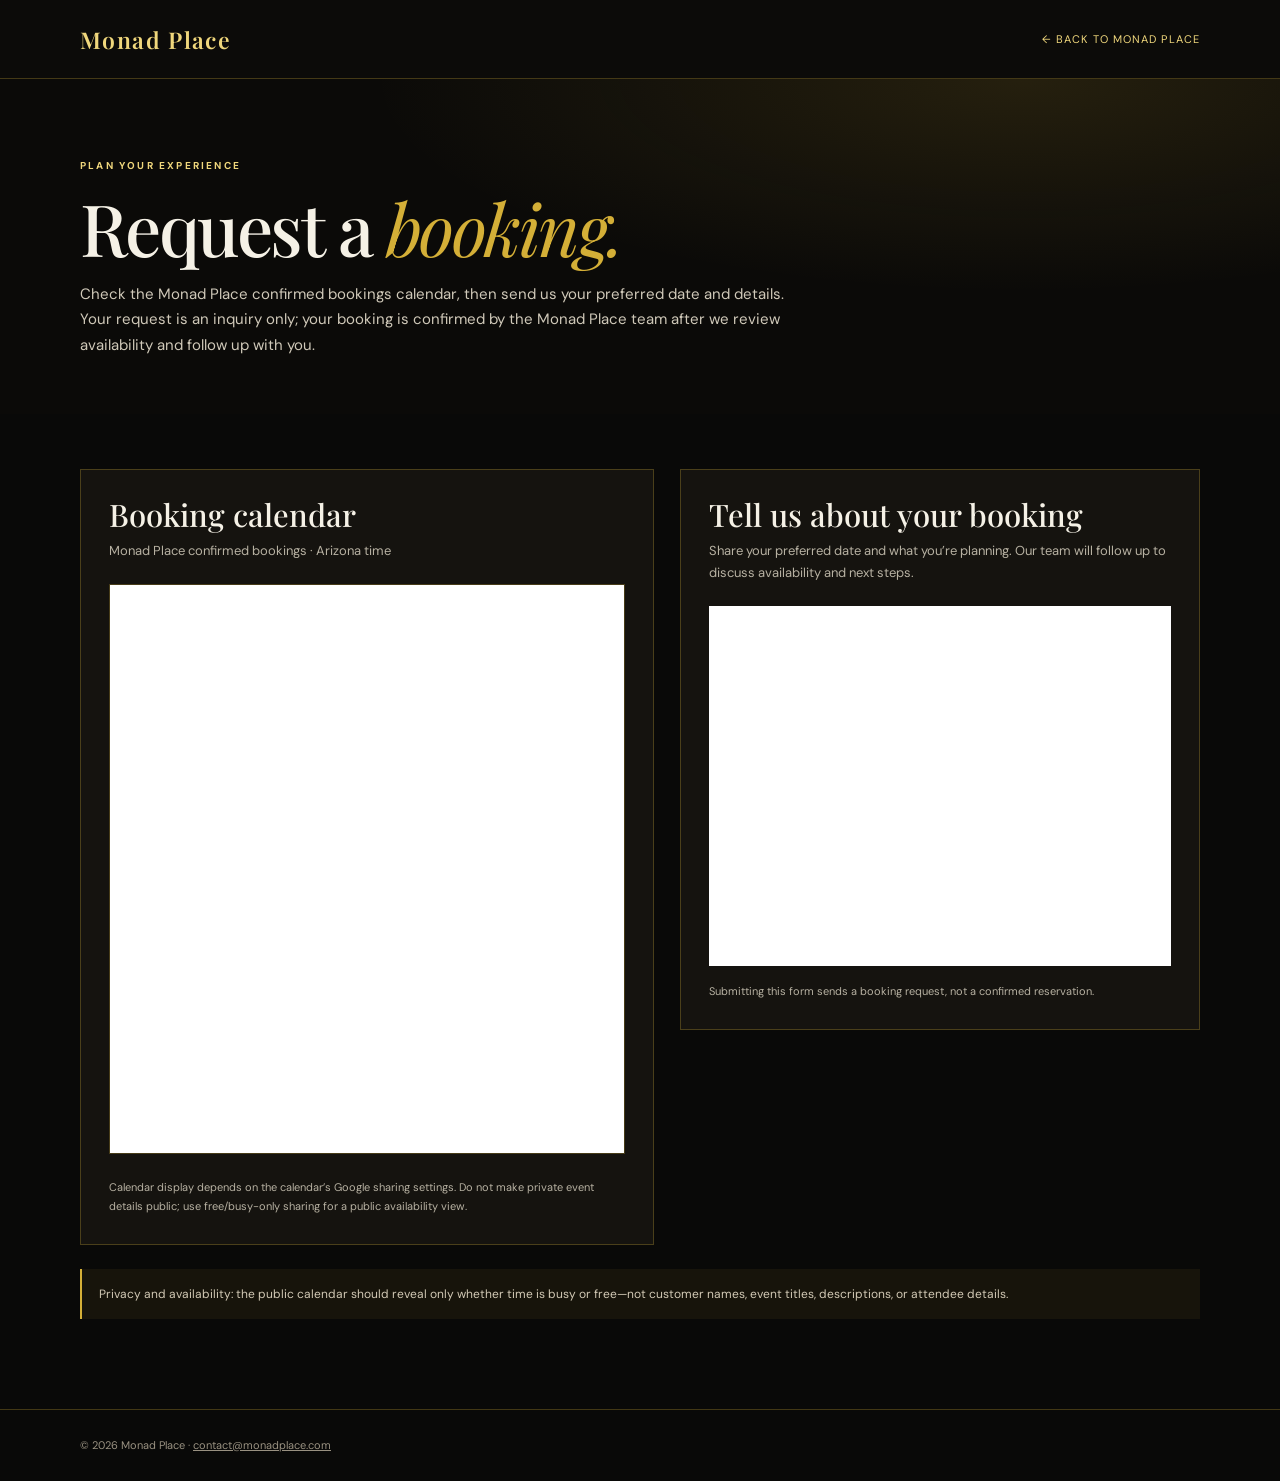
<file: mac-6/index.html>
<!doctype html>
<html lang="en">
<head>
  <meta name="robots" content="noindex, nofollow">
  <meta charset="utf-8">
  <meta name="viewport" content="width=device-width, initial-scale=1">
  <meta name="theme-color" content="#090908">
  <meta name="description" content="Request a booking at Monad Place. Review the confirmed bookings calendar and send your event or space inquiry.">
  <title>Request a Booking | Monad Place</title>
  <link rel="preconnect" href="https://fonts.googleapis.com">
  <link rel="preconnect" href="https://fonts.gstatic.com" crossorigin>
  <link href="https://fonts.googleapis.com/css2?family=DM+Sans:wght@400;500;600;700&family=Playfair+Display:wght@400;500;600&display=swap" rel="stylesheet">
  <style>
    :root{color-scheme:dark;--bg:#090908;--panel:#15130f;--gold:#d4af37;--gold2:#f0d77c;--ivory:#f5f1e6;--muted:#b7b1a2;--line:rgba(212,175,55,.28);--display:"Playfair Display",Georgia,serif;--body:"DM Sans",Arial,sans-serif}
    *{box-sizing:border-box}html{scroll-behavior:smooth}body{margin:0;background:var(--bg);color:var(--ivory);font:15px/1.7 var(--body)}
    a{color:inherit}a:focus-visible,button:focus-visible{outline:2px solid var(--gold2);outline-offset:4px}
    .wrap{width:min(1120px,calc(100% - 44px));margin:auto}
    header{border-bottom:1px solid var(--line);background:#0c0b09}
    .head{min-height:78px;display:flex;align-items:center;justify-content:space-between;gap:20px}
    .brand{text-decoration:none;color:var(--gold2);font:600 23px var(--display);letter-spacing:.06em}
    .back{font-size:11px;letter-spacing:.1em;text-transform:uppercase;text-decoration:none;color:var(--gold2)}
    .hero{padding:78px 0 56px;background:radial-gradient(ellipse at 80% 0,rgba(212,175,55,.13),transparent 45%),#0b0a08}
    .eyebrow{color:var(--gold2);font-size:10px;font-weight:700;letter-spacing:.22em;text-transform:uppercase}
    h1,h2{font-family:var(--display);font-weight:500;line-height:1.08}
    h1{font-size:clamp(44px,7vw,72px);letter-spacing:-.035em;margin:15px 0}
    h1 em{color:var(--gold);font-weight:400}
    .hero p{max-width:720px;color:#d0c9b9;margin:0}
    main{padding:55px 0 90px}
    .columns{display:grid;grid-template-columns:1.05fr .95fr;gap:26px;align-items:start}
    .panel{min-width:0;padding:28px;border:1px solid var(--line);background:var(--panel)}
    h2{font-size:31px;margin:0 0 8px}
    .intro{color:var(--muted);font-size:13px;margin:0 0 22px}
    .calendar-frame{width:100%;height:570px;border:1px solid var(--line);background:#100f0c}
    .form-shell{min-height:360px;padding:4px;background:#fff;color:#222}
    .fine-print{margin:16px 0 0;color:var(--muted);font-size:11px}
    .notice{margin-top:24px;padding:15px 17px;border-left:2px solid var(--gold);background:rgba(212,175,55,.07);color:#d2c9b5;font-size:12px}
    footer{padding:26px 0;border-top:1px solid var(--line);color:#999181;font-size:11px}
    @media(max-width:820px){.columns{grid-template-columns:1fr}.calendar-frame{height:520px}.panel{padding:22px}}
    @media(max-width:520px){.wrap{width:calc(100% - 30px)}.hero{padding:56px 0 40px}main{padding:34px 0 60px}.panel{padding:17px}h2{font-size:27px}.calendar-frame{height:480px}}
  </style>
  <link rel="icon" type="image/svg+xml" sizes="any" href="../assets/monad-favicon.svg">
</head>
<body>
  <header><div class="wrap head">
    <a class="brand" href="../">Monad Place</a>
    <a class="back" href="../">← Back to Monad Place</a>
  </div></header>
  <section class="hero"><div class="wrap">
    <div class="eyebrow">Plan your experience</div>
    <h1>Request a <em>booking.</em></h1>
    <p>Check the Monad Place confirmed bookings calendar, then send us your preferred date and details. Your request is an inquiry only; your booking is confirmed by the Monad Place team after we review availability and follow up with you.</p>
  </div></section>
  <main class="wrap">
    <div class="columns">
      <section class="panel" aria-labelledby="calendar-title">
        <h2 id="calendar-title">Booking calendar</h2>
        <p class="intro">Monad Place confirmed bookings · Arizona time</p>
        <iframe class="calendar-frame"
          src="https://calendar.google.com/calendar/embed?src=c_a51e51cf3fb8387a8aca733863dee57c25f97b413bf3848d3395a719105a4b44%40group.calendar.google.com&ctz=America%2FPhoenix&mode=MONTH&showTitle=0&showPrint=0&showTabs=0&showCalendars=0&showTz=0"
          title="Monad Place confirmed bookings calendar"
          loading="lazy"
          referrerpolicy="no-referrer-when-downgrade"></iframe>
        <p class="fine-print">Calendar display depends on the calendar’s Google sharing settings. Do not make private event details public; use free/busy-only sharing for a public availability view.</p>
      </section>
      <section class="panel" aria-labelledby="form-title">
        <h2 id="form-title">Tell us about your booking</h2>
        <p class="intro">Share your preferred date and what you’re planning. Our team will follow up to discuss availability and next steps.</p>
        <div class="form-shell">
          <script src="https://js-na2.hsforms.net/forms/embed/248024561.js" defer></script>
          <div class="hs-form-frame" data-region="na2" data-form-id="e6c405d9-6a89-45db-9721-3be8b532eea0" data-portal-id="248024561"></div>
        </div>
        <p class="fine-print">Submitting this form sends a booking request, not a confirmed reservation.</p>
      </section>
    </div>
    <div class="notice">Privacy and availability: the public calendar should reveal only whether time is busy or free—not customer names, event titles, descriptions, or attendee details.</div>
  </main>
  <footer><div class="wrap">© <span id="year">2026</span> Monad Place · <a href="mailto:contact@monadplace.com">contact@monadplace.com</a></div></footer>
  <script>document.getElementById("year").textContent=new Date().getFullYear();</script>
</body>
</html>
</file>
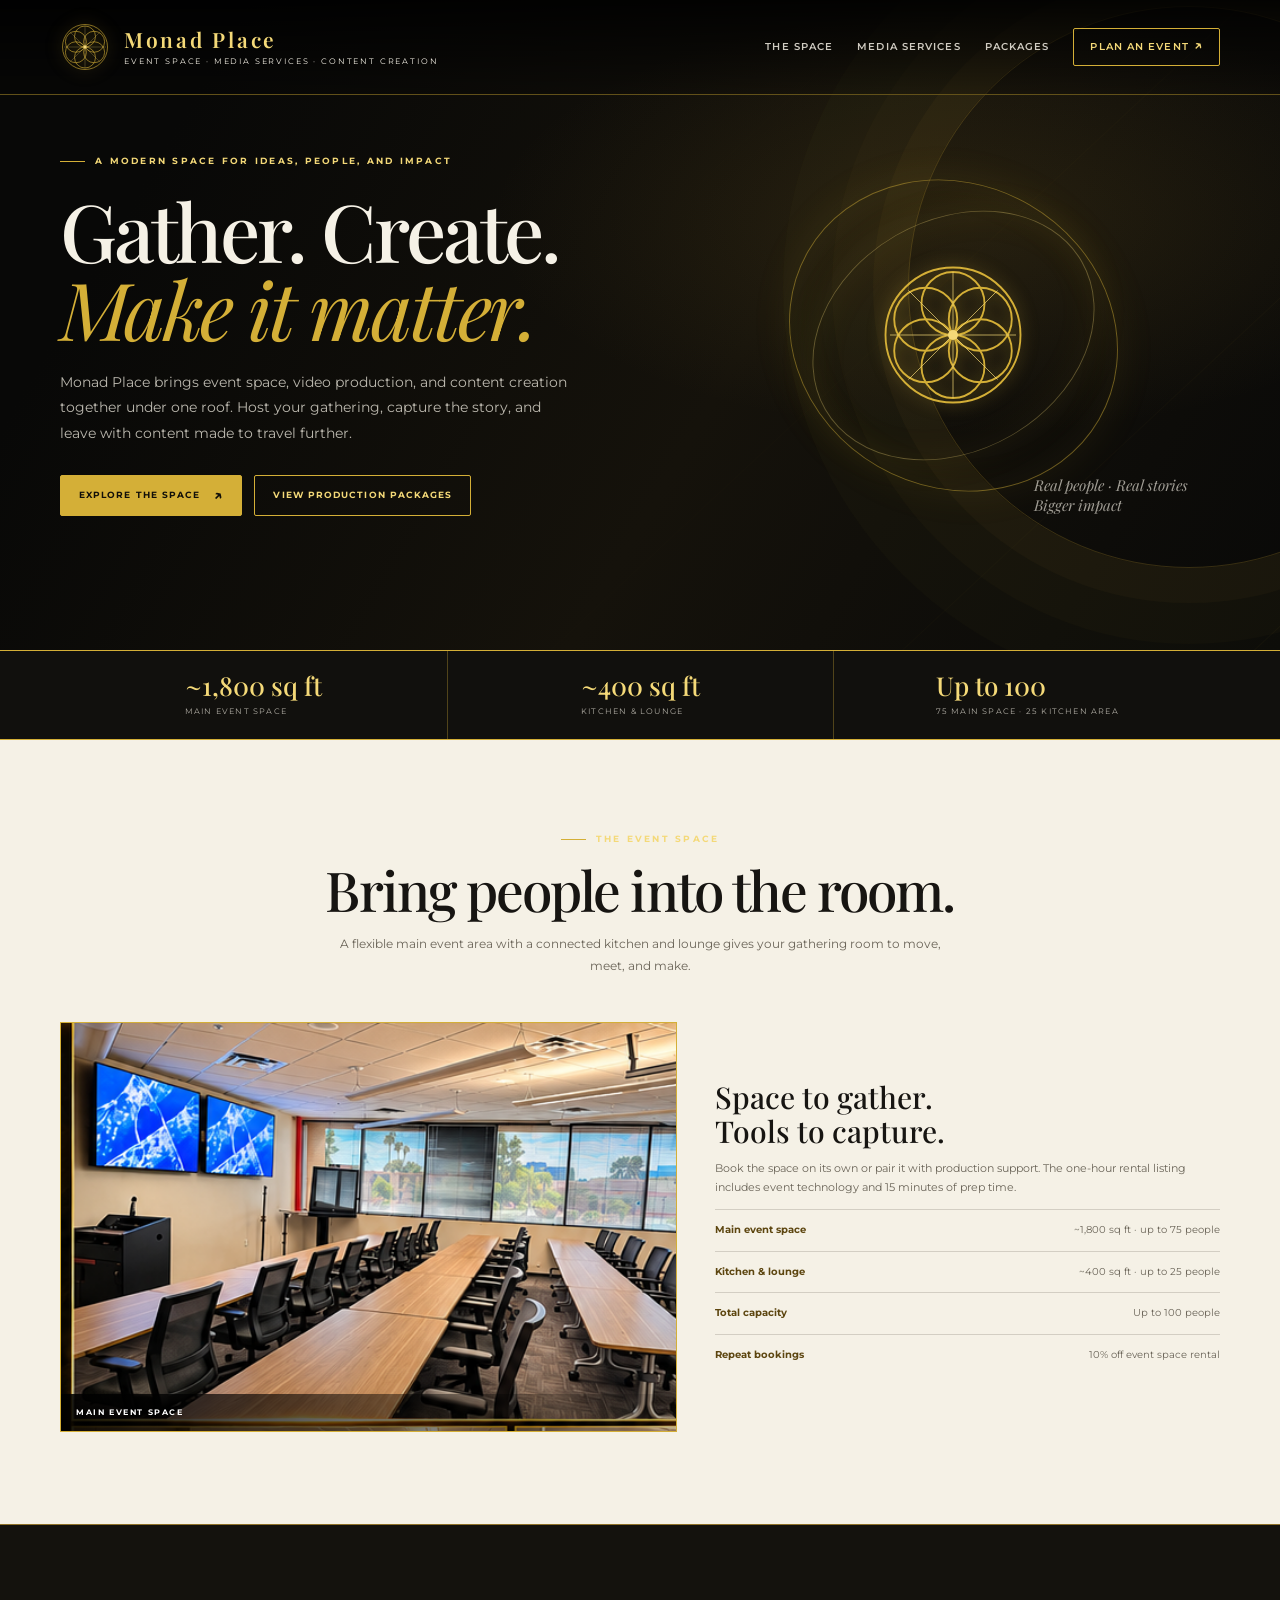
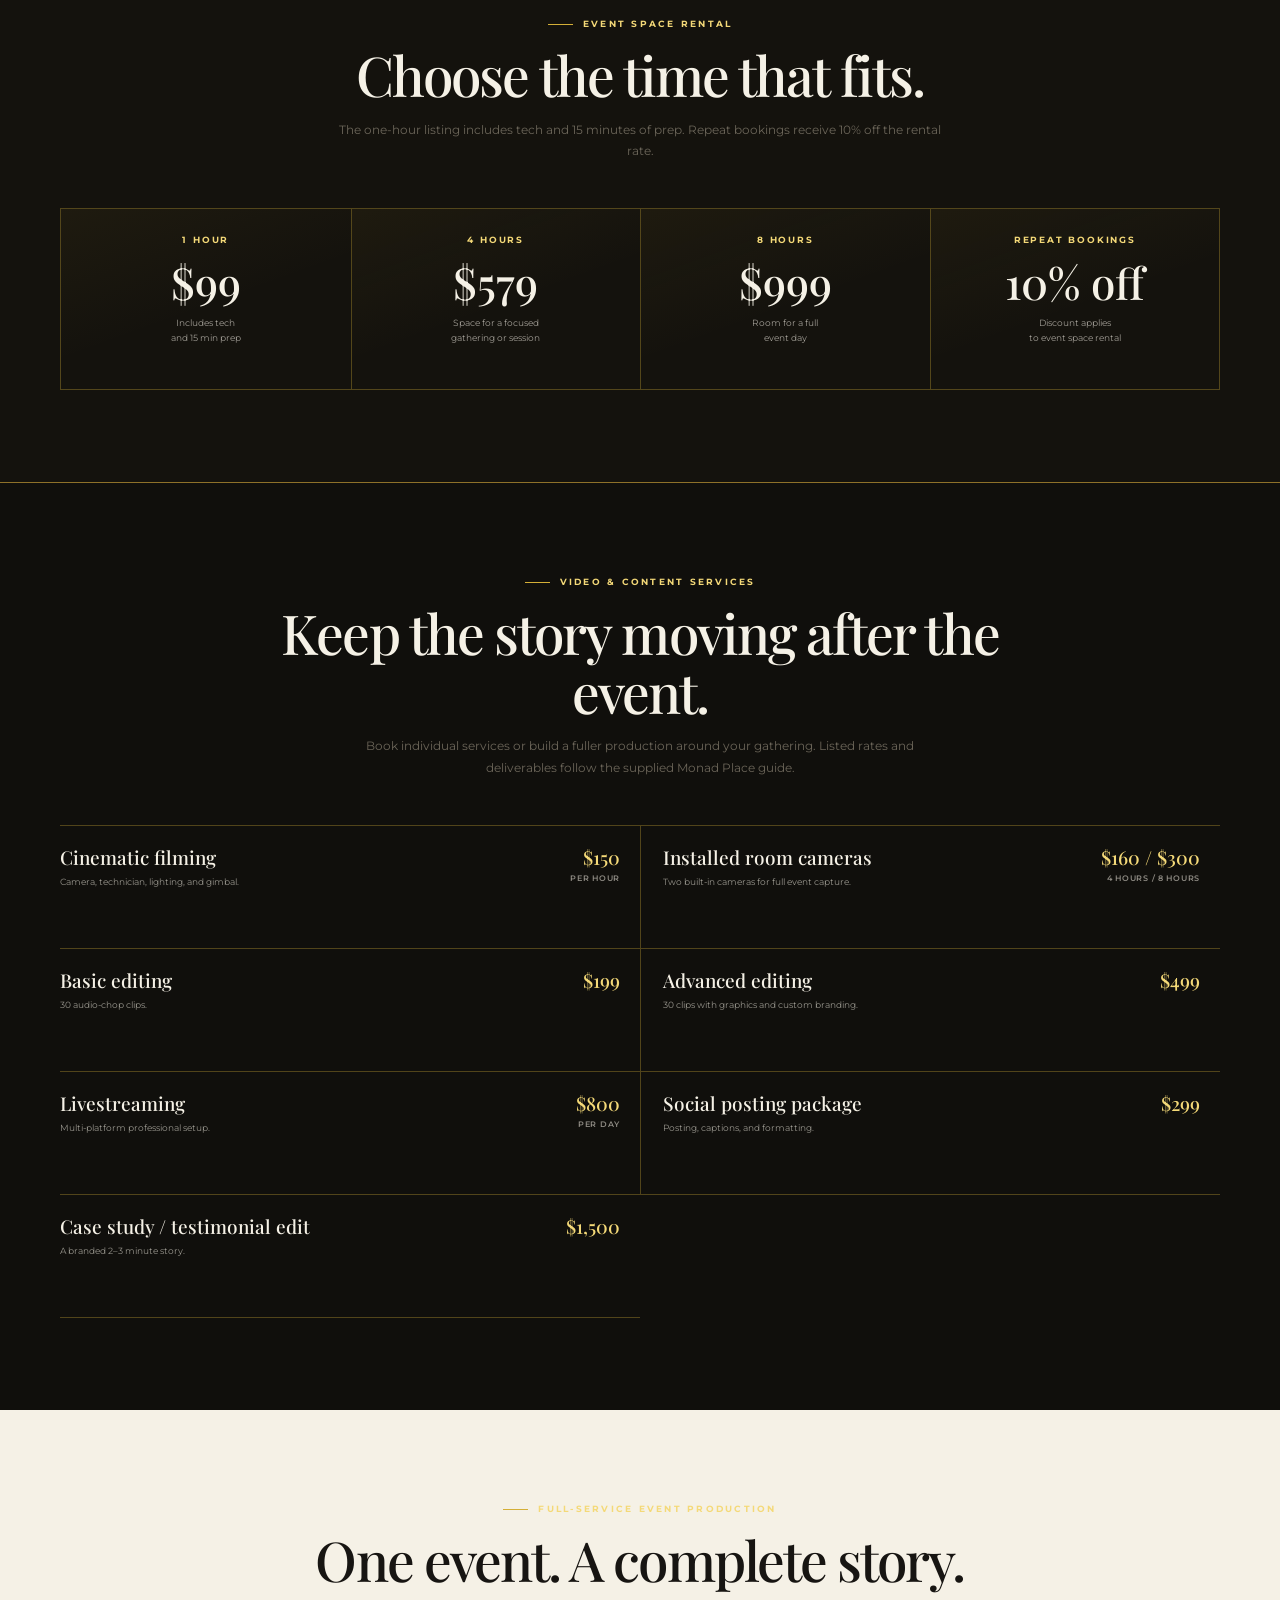
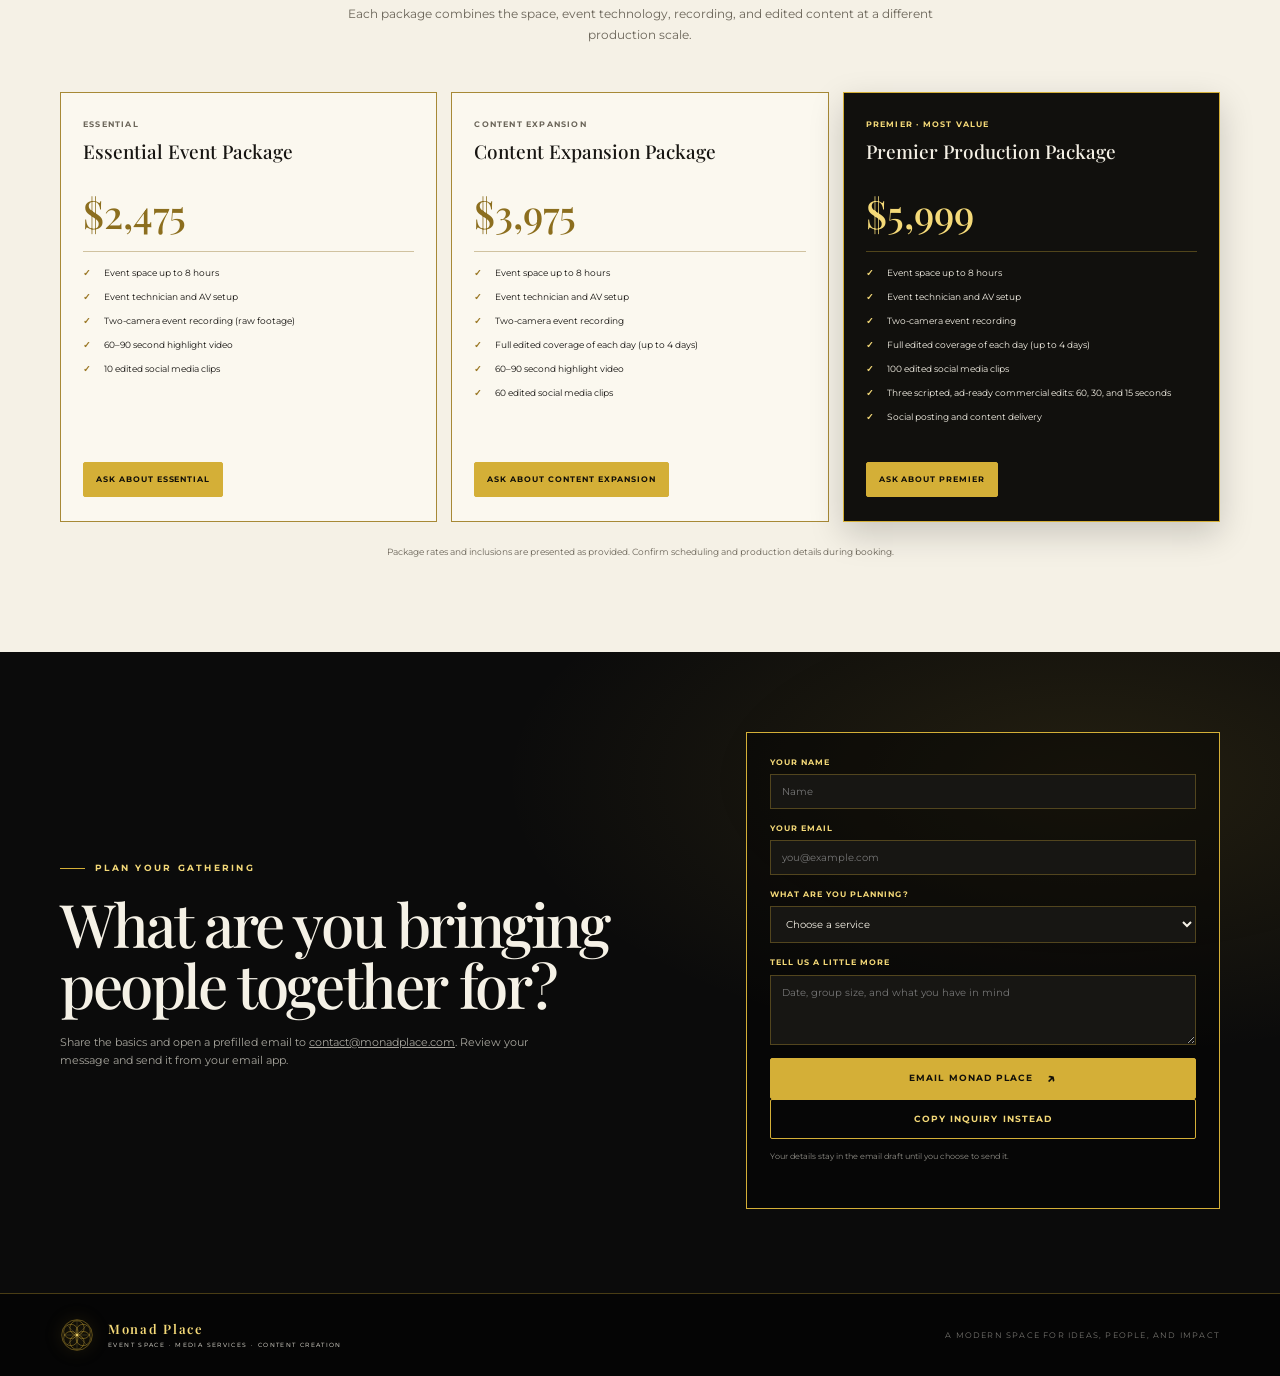
<file: monad-place-static-site/index.html>
<!doctype html>
<html lang="en">
<head>
  <meta charset="utf-8">
  <meta name="viewport" content="width=device-width, initial-scale=1">
  <meta name="theme-color" content="#0b0b0b">
  <meta name="description" content="Monad Place is an event space and creative production destination for gatherings, filming, livestreaming, and branded content.">
  <title>Monad Place | Event Space, Media Services & Content Creation</title>
  <link rel="preconnect" href="https://fonts.googleapis.com">
  <link rel="preconnect" href="https://fonts.gstatic.com" crossorigin>
  <link href="https://fonts.googleapis.com/css2?family=Montserrat:wght@400;500;600;700&family=Playfair+Display:wght@400;500;600&display=swap" rel="stylesheet">
  <style>
    :root {
      --black: #0b0b0b;
      --ink: #171512;
      --gold: #d4af37;
      --gold-light: #f4d978;
      --gold-dim: #8e7129;
      --stone: #6b6559;
      --ivory: #f5f1e6;
      --line: rgba(212,175,55,.33);
      --display: "Playfair Display", Georgia, serif;
      --body: "Montserrat", Arial, sans-serif;
    }
    * { box-sizing: border-box; }
    html { scroll-behavior: smooth; }
    body { margin: 0; background: var(--black); color: var(--ivory); font: 14px/1.65 var(--body); }
    a { color: inherit; }
    button, input, select, textarea { font: inherit; }
    .wrap { width: min(1160px, calc(100% - 44px)); margin-inline: auto; }
    .site-header { position: absolute; z-index: 10; inset: 0 0 auto; border-bottom: 1px solid rgba(212,175,55,.45); background: linear-gradient(180deg, rgba(0,0,0,.88), rgba(0,0,0,.18)); }
    .header-row { height: 94px; display: flex; align-items: center; justify-content: space-between; gap: 24px; }
    .brand { display: flex; align-items: center; gap: 14px; text-decoration: none; min-width: 0; }
    .brand-icon { display: block; width: 50px; height: 50px; flex: 0 0 auto; filter: drop-shadow(0 0 8px rgba(212,175,55,.54)); }
    .brand-text { display: grid; line-height: 1.2; }
    .brand-name { font: 600 21px/1.1 var(--display); letter-spacing: .13em; color: var(--gold-light); white-space: nowrap; }
    .brand-tag { font-size: 8px; letter-spacing: .23em; color: var(--ivory); text-transform: uppercase; margin-top: 6px; white-space: nowrap; }
    .nav { display: flex; align-items: center; gap: 24px; font-size: 10px; font-weight: 600; letter-spacing: .11em; text-transform: uppercase; }
    .nav a { text-decoration: none; color: rgba(245,241,230,.84); transition: color .18s; }
    .nav a:hover { color: var(--gold-light); }
    .nav .nav-cta { padding: 10px 16px; border: 1px solid var(--gold); border-radius: 2px; color: var(--gold-light); }
    .hero { min-height: 650px; padding: 150px 0 70px; position: relative; isolation: isolate; overflow: hidden; background: radial-gradient(ellipse at 76% 34%, rgba(142,113,41,.17), transparent 35%), linear-gradient(120deg,#080807 15%, #15120b 57%, #090908 100%); }
    .hero::before { content: ""; position: absolute; z-index: -1; inset: 0; opacity: .18; background: repeating-linear-gradient(137deg, transparent 0 130px, rgba(212,175,55,.2) 131px, transparent 132px 240px); mask-image: linear-gradient(110deg, transparent 40%, #000 100%); }
    .hero::after { content: ""; position: absolute; z-index: -1; width: 560px; height: 560px; border: 1px solid rgba(212,175,55,.22); border-radius: 50%; right: -190px; top: 6px; box-shadow: 0 0 0 35px rgba(212,175,55,.035), 0 0 0 76px rgba(212,175,55,.025), 0 0 0 125px rgba(212,175,55,.018); }
    .hero-grid { display: grid; grid-template-columns: 1fr .93fr; gap: 52px; align-items: center; }
    .eyebrow { display: flex; align-items: center; gap: 10px; font-size: 9px; font-weight: 700; letter-spacing: .25em; color: var(--gold-light); text-transform: uppercase; }
    .eyebrow::before { content: ""; width: 25px; height: 1px; background: var(--gold); }
    h1, h2, h3, p { margin-top: 0; }
    h1 { color: var(--ivory); font: 500 clamp(48px,6.8vw,80px)/.98 var(--display); letter-spacing: -.04em; margin: 22px 0 22px; max-width: 630px; }
    h1 em { color: var(--gold); font-weight: 400; }
    .hero-copy > p { max-width: 520px; color: rgba(245,241,230,.75); font-size: 14px; line-height: 1.85; }
    .hero-actions { display: flex; flex-wrap: wrap; gap: 12px; margin-top: 28px; }
    .button { display: inline-flex; align-items: center; justify-content: center; gap: 13px; border: 1px solid var(--gold); padding: 12px 18px; border-radius: 2px; background: var(--gold); color: #110f09; text-decoration: none; text-transform: uppercase; font-size: 9px; font-weight: 700; letter-spacing: .12em; transition: background .18s, color .18s, transform .18s; }
    .button:hover { background: var(--gold-light); transform: translateY(-2px); }
    .button.secondary { background: transparent; color: var(--gold-light); }
    .button.secondary:hover { color: var(--black); background: var(--gold-light); }
    .arrow { font-size: 15px; line-height: .7; }
    .arrow { display: inline-block; transform: rotate(-45deg); }
    .hero-emblem { position: relative; display: grid; place-items: center; min-height: 370px; }
    .hero-emblem::before, .hero-emblem::after { content: ""; position: absolute; width: min(31vw, 335px); aspect-ratio: 1; border-radius: 50%; border: 1px solid rgba(212,175,55,.48); transform: rotate(30deg) scaleY(.9); box-shadow: 0 0 45px rgba(212,175,55,.08), inset 0 0 45px rgba(212,175,55,.06); }
    .hero-emblem::after { width: min(27vw, 295px); transform: rotate(-30deg) scaleY(.78); border-color: rgba(244,217,120,.33); }
    .hero-emblem .brand-icon { width: min(22vw, 228px); height: auto; z-index: 1; }
    .emblem-caption { position: absolute; bottom: 5px; right: 6%; color: rgba(245,241,230,.63); font: italic 15px var(--display); }
    .quick-stats { position: relative; z-index: 2; background: #11100d; border-top: 1px solid var(--gold); border-bottom: 1px solid var(--gold); }
    .stat-row { display: grid; grid-template-columns: repeat(3,1fr); }
    .stat { min-height: 88px; display: flex; align-items: center; justify-content: center; gap: 14px; padding: 16px; }
    .stat + .stat { border-left: 1px solid var(--line); }
    .stat strong { display: block; font: 500 26px/1.05 var(--display); color: var(--gold-light); }
    .stat span { display: block; margin-top: 5px; color: rgba(245,241,230,.7); font-size: 8px; letter-spacing: .15em; text-transform: uppercase; }
    .section { padding: 92px 0; }
    .section-light { background: var(--ivory); color: var(--ink); }
    .section-dark { background: var(--black); }
    .section-heading { text-align: center; max-width: 730px; margin: 0 auto 46px; }
    .section-heading .eyebrow { justify-content: center; }
    .section-heading h2 { font: 500 clamp(35px,4.8vw,55px)/1.08 var(--display); letter-spacing: -.035em; margin: 13px 0 14px; }
    .section-heading p { margin: 0 auto; max-width: 620px; color: var(--stone); font-size: 12px; line-height: 1.8; }
    .section-dark .section-heading p { color: rgba(245,241,230,.68); }
    .space-layout { display: grid; grid-template-columns: 1.1fr .9fr; gap: 38px; align-items: stretch; }
    .room-photo { min-height: 410px; border: 1px solid var(--gold); background: linear-gradient(0deg,rgba(0,0,0,.16),transparent 40%), url("monad-place-overview.png"); background-size: cover, 220% auto; background-position: center, 0 14%; position: relative; overflow: hidden; }
    .room-photo::after { content: "MAIN EVENT SPACE"; position: absolute; bottom: 0; left: 0; width: 100%; padding: 12px 15px; background: linear-gradient(90deg,rgba(0,0,0,.88),rgba(0,0,0,.05)); color: #fff; font-size: 8px; font-weight: 700; letter-spacing: .2em; }
    .room-details { display: flex; flex-direction: column; justify-content: center; }
    .room-details h3 { font: 500 30px/1.15 var(--display); margin-bottom: 10px; }
    .room-details > p { color: var(--stone); font-size: 11px; line-height: 1.8; }
    .room-line { display: flex; justify-content: space-between; gap: 15px; padding: 12px 0; border-top: 1px solid rgba(107,101,89,.25); font-size: 10px; }
    .room-line strong { color: #5d4610; font-weight: 700; }
    .room-line span { color: var(--stone); text-align: right; }
    .rental { background: #14120d; border-top: 1px solid var(--gold-dim); border-bottom: 1px solid var(--gold-dim); }
    .price-grid { display: grid; grid-template-columns: repeat(4,1fr); border: 1px solid var(--line); }
    .price-card { padding: 24px 22px 23px; text-align: center; min-height: 180px; background: linear-gradient(160deg,rgba(212,175,55,.055),transparent 54%); }
    .price-card + .price-card { border-left: 1px solid var(--line); }
    .price-card .duration { display: block; color: var(--gold-light); font-size: 9px; font-weight: 700; letter-spacing: .2em; text-transform: uppercase; }
    .price-card strong { display: block; color: var(--ivory); font: 500 44px/1.2 var(--display); margin: 8px 0 8px; }
    .price-card p { margin: 0; color: rgba(245,241,230,.62); font-size: 9px; line-height: 1.6; }
    .repeat-note { margin: 18px 0 0; text-align: center; color: var(--gold-light); font-size: 9px; font-weight: 600; letter-spacing: .12em; text-transform: uppercase; }
    .services { background: #100f0c; }
    .service-grid { display: grid; grid-template-columns: repeat(2,1fr); border-top: 1px solid var(--line); }
    .service { padding: 20px 20px 20px 0; min-height: 123px; display: grid; grid-template-columns: 1fr auto; gap: 14px; align-items: start; border-bottom: 1px solid var(--line); }
    .service:nth-child(even) { padding-left: 22px; border-left: 1px solid var(--line); }
    .service h3 { font: 500 19px/1.25 var(--display); margin: 0 0 6px; color: var(--ivory); }
    .service p { color: rgba(245,241,230,.59); font-size: 9px; line-height: 1.6; margin: 0; max-width: 360px; }
    .service-price { color: var(--gold-light); font: 500 19px/1.2 var(--display); text-align: right; white-space: nowrap; }
    .service-price small { display: block; margin-top: 5px; color: rgba(245,241,230,.55); font: 600 8px var(--body); letter-spacing: .09em; text-transform: uppercase; }
    .packages { background: var(--ivory); color: var(--ink); }
    .package-grid { display: grid; grid-template-columns: repeat(3,1fr); gap: 14px; align-items: stretch; }
    .package { position: relative; padding: 25px 22px 24px; border: 1px solid #a78936; background: #fbf8ef; display: flex; flex-direction: column; min-height: 430px; }
    .package.featured { background: #11100d; color: var(--ivory); border: 1px solid var(--gold); box-shadow: 0 12px 32px rgba(0,0,0,.18); }
    .package-label { min-height: 22px; color: var(--stone); font-size: 8px; font-weight: 700; letter-spacing: .15em; text-transform: uppercase; }
    .package.featured .package-label { color: var(--gold-light); }
    .package h3 { min-height: 46px; font: 500 19px/1.2 var(--display); margin: 0 0 5px; }
    .package-price { font: 500 39px/1.15 var(--display); color: #8c6e1e; padding-bottom: 15px; border-bottom: 1px solid rgba(142,113,41,.4); }
    .package.featured .package-price { color: var(--gold-light); border-color: var(--line); }
    .package ul { list-style: none; margin: 14px 0 0; padding: 0; display: grid; gap: 10px; font-size: 9px; line-height: 1.55; }
    .package li { display: grid; grid-template-columns: 14px 1fr; gap: 7px; }
    .package li::before { content: "✓"; color: #9a7623; font-weight: 700; }
    .package.featured li::before { color: var(--gold-light); }
    .package .button { margin-top: auto; align-self: flex-start; padding: 10px 12px; font-size: 8px; }
    .package-note { text-align: center; color: var(--stone); font-size: 9px; margin: 23px 0 0; }
    .closing { position: relative; overflow: hidden; background: radial-gradient(ellipse at 85% 20%,rgba(212,175,55,.12),transparent 38%),#0b0b0b; padding: 80px 0 84px; }
    .closing-grid { display: grid; grid-template-columns: 1fr .8fr; gap: 8%; align-items: center; }
    .closing h2 { max-width: 560px; font: 500 clamp(40px,5vw,60px)/1.03 var(--display); letter-spacing: -.04em; margin: 17px 0; }
    .closing-copy { color: rgba(245,241,230,.67); max-width: 470px; font-size: 11px; }
    .contact-card { border: 1px solid var(--gold); background: rgba(0,0,0,.42); padding: 23px; }
    .contact-card label { display: block; color: var(--gold-light); font-size: 8px; font-weight: 700; letter-spacing: .13em; text-transform: uppercase; margin-bottom: 13px; }
    .contact-card input, .contact-card select, .contact-card textarea { width: 100%; display: block; margin-top: 5px; padding: 10px 11px; background: #171613; color: var(--ivory); border: 1px solid rgba(212,175,55,.31); border-radius: 0; outline: none; font: 10px var(--body); }
    .contact-card input:focus, .contact-card select:focus, .contact-card textarea:focus { border-color: var(--gold-light); }
    .contact-card textarea { min-height: 70px; resize: vertical; }
    .contact-card .button { width: 100%; cursor: pointer; }
    .contact-note { min-height: 35px; margin: 11px 0 0; color: rgba(245,241,230,.58); font-size: 8px; line-height: 1.55; }
    .footer { padding: 24px 0; background: #050505; border-top: 1px solid var(--line); }
    .footer-row { display: flex; align-items: center; justify-content: space-between; gap: 20px; }
    .footer .brand-icon { width: 34px; height: 34px; }
    .footer .brand-name { font-size: 13px; }
    .footer .brand-tag { font-size: 6px; }
    .footer-note { margin: 0; color: rgba(245,241,230,.48); font-size: 8px; letter-spacing: .15em; text-align: right; text-transform: uppercase; }
    .sr-only { position: absolute; width: 1px; height: 1px; padding: 0; margin: -1px; overflow: hidden; clip: rect(0,0,0,0); white-space: nowrap; border: 0; }
    :focus-visible { outline: 2px solid var(--gold-light); outline-offset: 3px; }
    @media (max-width: 900px) {
      .nav { gap: 13px; font-size: 8px; }
      .hero-grid { gap: 25px; }
      .hero-emblem { min-height: 300px; }
      .space-layout { gap: 24px; }
      .price-card { padding-inline: 14px; }
      .package { padding-inline: 16px; }
    }
    @media (max-width: 680px) {
      .wrap { width: min(100% - 32px, 500px); }
      .header-row { height: 78px; }
      .brand-icon { width: 39px; height: 39px; }
      .brand-name { font-size: 16px; }
      .brand-tag { font-size: 6px; letter-spacing: .16em; }
      .nav a:not(.nav-cta) { display: none; }
      .nav .nav-cta { padding: 9px 11px; font-size: 7px; }
      .hero { min-height: auto; padding: 125px 0 49px; }
      .hero-grid { grid-template-columns: 1fr; gap: 8px; }
      h1 { font-size: clamp(47px,13vw,68px); }
      .hero-emblem { min-height: 260px; }
      .hero-emblem::before { width: 245px; }
      .hero-emblem::after { width: 215px; }
      .hero-emblem .brand-icon { width: 175px; }
      .emblem-caption { right: 5%; bottom: 0; font-size: 13px; }
      .stat-row { grid-template-columns: 1fr; }
      .stat { min-height: 67px; justify-content: flex-start; padding: 12px 20px; }
      .stat + .stat { border-left: 0; border-top: 1px solid var(--line); }
      .stat strong { font-size: 22px; }
      .stat span { font-size: 7px; }
      .section { padding: 68px 0; }
      .section-heading { margin-bottom: 32px; }
      .section-heading h2 { font-size: 38px; }
      .space-layout, .closing-grid { grid-template-columns: 1fr; }
      .room-photo { min-height: 260px; background-size: cover, 220% auto; }
      .room-details h3 { margin-top: 6px; }
      .price-grid { grid-template-columns: repeat(2,1fr); }
      .price-card { min-height: 145px; padding: 19px 12px; }
      .price-card + .price-card { border-left: 0; }
      .price-card:nth-child(even) { border-left: 1px solid var(--line); }
      .price-card:nth-child(n+3) { border-top: 1px solid var(--line); }
      .price-card strong { font-size: 36px; }
      .service-grid { grid-template-columns: 1fr; }
      .service, .service:nth-child(even) { padding: 16px 0; border-left: 0; }
      .service h3 { font-size: 18px; }
      .package-grid { grid-template-columns: 1fr; }
      .package { min-height: 0; padding: 22px; }
      .package h3 { min-height: 0; }
      .package .button { margin-top: 22px; }
      .closing { padding: 67px 0; }
      .contact-card { padding: 18px; }
      .footer-row { align-items: flex-start; flex-direction: column; }
      .footer-note { text-align: left; }
    }
    @media (prefers-reduced-motion: reduce) { html { scroll-behavior: auto; } *, *::before, *::after { transition-duration: .01ms !important; } }
  </style>
</head>
<body>
  <svg class="sr-only" aria-hidden="true" xmlns="http://www.w3.org/2000/svg">
    <symbol id="monad-flower" viewBox="0 0 100 100">
      <g fill="none" stroke="#d4af37" stroke-width="1.25">
        <circle cx="50" cy="50" r="45"/><circle cx="50" cy="29" r="21"/><circle cx="68.2" cy="39.5" r="21"/><circle cx="68.2" cy="60.5" r="21"/><circle cx="50" cy="71" r="21"/><circle cx="31.8" cy="60.5" r="21"/><circle cx="31.8" cy="39.5" r="21"/>
        <circle cx="50" cy="50" r="2.7" fill="#f4d978" stroke="#f4d978"/>
      </g>
      <path d="M50 8v84M8 50h84M20.3 20.3l59.4 59.4M79.7 20.3 20.3 79.7" fill="none" stroke="#f4d978" stroke-width=".65" opacity=".72"/>
    </symbol>
  </svg>
  <header class="site-header">
    <div class="wrap header-row">
      <a class="brand" href="#home" aria-label="Monad Place home">
        <svg class="brand-icon" aria-hidden="true"><use href="#monad-flower"/></svg>
        <span class="brand-text"><span class="brand-name">Monad Place</span><span class="brand-tag">Event Space · Media Services · Content Creation</span></span>
      </a>
      <nav class="nav" aria-label="Main navigation">
        <a href="#space">The Space</a><a href="#services">Media Services</a><a href="#packages">Packages</a><a class="nav-cta" href="#inquiry">Plan an Event <span class="arrow" aria-hidden="true">&rarr;</span></a>
      </nav>
    </div>
  </header>
  <main>
    <section class="hero" id="home" aria-labelledby="hero-title">
      <div class="wrap hero-grid">
        <div class="hero-copy">
          <div class="eyebrow">A modern space for ideas, people, and impact</div>
          <h1 id="hero-title">Gather. Create. <em>Make it matter.</em></h1>
          <p>Monad Place brings event space, video production, and content creation together under one roof. Host your gathering, capture the story, and leave with content made to travel further.</p>
          <div class="hero-actions"><a class="button" href="#space">Explore the space <span class="arrow" aria-hidden="true">&rarr;</span></a><a class="button secondary" href="#packages">View production packages</a></div>
        </div>
        <div class="hero-emblem" role="img" aria-label="Monad Place flower emblem in gold"><svg class="brand-icon" aria-hidden="true"><use href="#monad-flower"/></svg><div class="emblem-caption">Real people · Real stories<br>Bigger impact</div></div>
      </div>
    </section>
    <section class="quick-stats" aria-label="Venue overview">
      <div class="wrap stat-row">
        <div class="stat"><div><strong>~1,800 sq ft</strong><span>Main event space</span></div></div>
        <div class="stat"><div><strong>~400 sq ft</strong><span>Kitchen & lounge</span></div></div>
        <div class="stat"><div><strong>Up to 100</strong><span>75 main space · 25 kitchen area</span></div></div>
      </div>
    </section>
    <section class="section section-light" id="space" aria-labelledby="space-title">
      <div class="wrap">
        <div class="section-heading"><div class="eyebrow">The event space</div><h2 id="space-title">Bring people into the room.</h2><p>A flexible main event area with a connected kitchen and lounge gives your gathering room to move, meet, and make.</p></div>
        <div class="space-layout">
          <div class="room-photo" role="img" aria-label="Main event room shown in the supplied Monad Place overview"></div>
          <div class="room-details">
            <h3>Space to gather.<br>Tools to capture.</h3>
            <p>Book the space on its own or pair it with production support. The one-hour rental listing includes event technology and 15 minutes of prep time.</p>
            <div class="room-line"><strong>Main event space</strong><span>~1,800 sq ft · up to 75 people</span></div>
            <div class="room-line"><strong>Kitchen & lounge</strong><span>~400 sq ft · up to 25 people</span></div>
            <div class="room-line"><strong>Total capacity</strong><span>Up to 100 people</span></div>
            <div class="room-line"><strong>Repeat bookings</strong><span>10% off event space rental</span></div>
          </div>
        </div>
      </div>
    </section>
    <section class="section rental" id="rental" aria-labelledby="rental-title">
      <div class="wrap">
        <div class="section-heading"><div class="eyebrow">Event space rental</div><h2 id="rental-title">Choose the time that fits.</h2><p>The one-hour listing includes tech and 15 minutes of prep. Repeat bookings receive 10% off the rental rate.</p></div>
        <div class="price-grid">
          <article class="price-card"><span class="duration">1 hour</span><strong>$99</strong><p>Includes tech<br>and 15 min prep</p></article>
          <article class="price-card"><span class="duration">4 hours</span><strong>$579</strong><p>Space for a focused<br>gathering or session</p></article>
          <article class="price-card"><span class="duration">8 hours</span><strong>$999</strong><p>Room for a full<br>event day</p></article>
          <article class="price-card"><span class="duration">Repeat bookings</span><strong>10% off</strong><p>Discount applies<br>to event space rental</p></article>
        </div>
      </div>
    </section>
    <section class="section services" id="services" aria-labelledby="services-title">
      <div class="wrap">
        <div class="section-heading"><div class="eyebrow">Video & content services</div><h2 id="services-title">Keep the story moving after the event.</h2><p>Book individual services or build a fuller production around your gathering. Listed rates and deliverables follow the supplied Monad Place guide.</p></div>
        <div class="service-grid">
          <article class="service"><div><h3>Cinematic filming</h3><p>Camera, technician, lighting, and gimbal.</p></div><div class="service-price">$150<small>per hour</small></div></article>
          <article class="service"><div><h3>Installed room cameras</h3><p>Two built-in cameras for full event capture.</p></div><div class="service-price">$160 / $300<small>4 hours / 8 hours</small></div></article>
          <article class="service"><div><h3>Basic editing</h3><p>30 audio-chop clips.</p></div><div class="service-price">$199</div></article>
          <article class="service"><div><h3>Advanced editing</h3><p>30 clips with graphics and custom branding.</p></div><div class="service-price">$499</div></article>
          <article class="service"><div><h3>Livestreaming</h3><p>Multi-platform professional setup.</p></div><div class="service-price">$800<small>per day</small></div></article>
          <article class="service"><div><h3>Social posting package</h3><p>Posting, captions, and formatting.</p></div><div class="service-price">$299</div></article>
          <article class="service"><div><h3>Case study / testimonial edit</h3><p>A branded 2–3 minute story.</p></div><div class="service-price">$1,500</div></article>
        </div>
      </div>
    </section>
    <section class="section packages" id="packages" aria-labelledby="packages-title">
      <div class="wrap">
        <div class="section-heading"><div class="eyebrow">Full-service event production</div><h2 id="packages-title">One event. A complete story.</h2><p>Each package combines the space, event technology, recording, and edited content at a different production scale.</p></div>
        <div class="package-grid">
          <article class="package">
            <div class="package-label">Essential</div><h3>Essential Event Package</h3><div class="package-price">$2,475</div>
            <ul><li>Event space up to 8 hours</li><li>Event technician and AV setup</li><li>Two-camera event recording (raw footage)</li><li>60–90 second highlight video</li><li>10 edited social media clips</li></ul>
            <a class="button" href="#inquiry">Ask about Essential</a>
          </article>
          <article class="package">
            <div class="package-label">Content expansion</div><h3>Content Expansion Package</h3><div class="package-price">$3,975</div>
            <ul><li>Event space up to 8 hours</li><li>Event technician and AV setup</li><li>Two-camera event recording</li><li>Full edited coverage of each day (up to 4 days)</li><li>60–90 second highlight video</li><li>60 edited social media clips</li></ul>
            <a class="button" href="#inquiry">Ask about Content Expansion</a>
          </article>
          <article class="package featured">
            <div class="package-label">Premier · Most value</div><h3>Premier Production Package</h3><div class="package-price">$5,999</div>
            <ul><li>Event space up to 8 hours</li><li>Event technician and AV setup</li><li>Two-camera event recording</li><li>Full edited coverage of each day (up to 4 days)</li><li>100 edited social media clips</li><li>Three scripted, ad-ready commercial edits: 60, 30, and 15 seconds</li><li>Social posting and content delivery</li></ul>
            <a class="button" href="#inquiry">Ask about Premier</a>
          </article>
        </div>
        <p class="package-note">Package rates and inclusions are presented as provided. Confirm scheduling and production details during booking.</p>
      </div>
    </section>
    <section class="closing" id="inquiry" aria-labelledby="inquiry-title">
      <div class="wrap closing-grid">
        <div><div class="eyebrow">Plan your gathering</div><h2 id="inquiry-title">What are you bringing people together for?</h2><p class="closing-copy">Share the basics and open a prefilled email to <a href="mailto:contact@monadplace.com">contact@monadplace.com</a>. Review your message and send it from your email app.</p></div>
        <form class="contact-card" id="inquiry-form">
          <label>Your name<input name="name" autocomplete="name" required placeholder="Name"></label>
          <label>Your email<input name="email" type="email" autocomplete="email" required placeholder="you@example.com"></label>
          <label>What are you planning?
            <select name="request" required><option value="" disabled selected>Choose a service</option><option>Event space rental</option><option>Video or media service</option><option>Full-service production package</option><option>Not sure yet</option></select>
          </label>
          <label>Tell us a little more<textarea name="details" required placeholder="Date, group size, and what you have in mind"></textarea></label>
          <button class="button" type="submit">Email Monad Place <span class="arrow" aria-hidden="true">&rarr;</span></button>
          <button class="button secondary" id="copy-inquiry" type="button">Copy inquiry instead</button>
          <p class="contact-note" id="contact-note" aria-live="polite">Your details stay in the email draft until you choose to send it.</p>
        </form>
      </div>
    </section>
  </main>
  <footer class="footer">
    <div class="wrap footer-row">
      <a class="brand" href="#home" aria-label="Monad Place home"><svg class="brand-icon" aria-hidden="true"><use href="#monad-flower"/></svg><span class="brand-text"><span class="brand-name">Monad Place</span><span class="brand-tag">Event Space · Media Services · Content Creation</span></span></a>
      <p class="footer-note">A modern space for ideas, people, and impact</p>
    </div>
  </footer>
  <script>
    const form = document.querySelector('#inquiry-form');
    const note = document.querySelector('#contact-note');
    const copyButton = document.querySelector('#copy-inquiry');
    function inquiryDraft() {
      const values = new FormData(form);
      return `Monad Place inquiry\n\nName: ${values.get('name')}\nEmail: ${values.get('email')}\nService: ${values.get('request')}\n\nDetails:\n${values.get('details')}`;
    }
    form.addEventListener('submit', (event) => {
      event.preventDefault();
      if (!form.reportValidity()) return;
      const subject = 'Monad Place inquiry — ' + new FormData(form).get('request');
      const mailto = `mailto:contact@monadplace.com?subject=${encodeURIComponent(subject)}&body=${encodeURIComponent(inquiryDraft())}`;
      note.textContent = 'Your email app should open with the inquiry addressed to contact@monadplace.com. Review it and send when ready.';
      window.location.href = mailto;
    });
    copyButton.addEventListener('click', async () => {
      if (!form.reportValidity()) return;
      try {
        await navigator.clipboard.writeText(inquiryDraft());
        note.textContent = 'Inquiry copied. Paste it into a message to contact@monadplace.com.';
      } catch {
        note.textContent = 'This browser could not copy the inquiry. Please copy your notes manually.';
      }
    });
  </script>
</body>
</html>
</file>
<file: assets/community.css>
:root { --gold: #d4af37; --gold-light: #f4d978; --ivory: #f5f1e6; --display: "Playfair Display", Georgia, serif; --community-gold: #e4bf60; --community-ivory: #f5f1e6; }
.community-banner {
  background-color: #21180e;
  background-image: linear-gradient(90deg, #171009 0%, #171009 29%, rgba(23,16,9,.96) 49%, rgba(23,16,9,.32) 75%, rgba(23,16,9,.42) 100%), var(--event-art, none);
  background-position: center, right var(--event-art-position, 65%);
  background-repeat: no-repeat;
  background-size: cover, max(60%, 500px) auto;
 color: var(--community-ivory); border-top: 1px solid #61502b; }
.community-banner-inner { display: flex; justify-content: space-between; align-items: center; gap: 24px; padding-block: 32px; min-height: 200px; }
.community-banner h2 { margin: 0 0 4px; font: 500 clamp(24px,4vw,36px)/1.15 "Playfair Display", Georgia, serif; }
.community-banner p { margin: 0; }
.community-kicker { color: var(--community-gold); font-size: .73rem; font-weight: 700; letter-spacing: .15em; text-transform: uppercase; }
.community-banner .community-kicker { margin-bottom: 7px; }
.community-actions { display: grid; justify-items: center; gap: 8px; flex-shrink: 0; }
.rotation { display: flex; gap: 6px; }
.rotation[hidden] { display: none; }
.rotation button { min-height: 44px; min-width: 44px; padding: 4px 10px; border: 1px solid #a28651; border-radius: 2px; color: inherit; background: transparent; cursor: pointer; }
.community-footer { display: flex; flex-wrap: wrap; gap: 16px; }
.community-page { margin: 0; background: #100e0b; color: var(--community-ivory); font: 15px/1.65 Montserrat, Arial, sans-serif; }
.community-page * { box-sizing: border-box; }
.community-page a { color: var(--community-gold); }
.community-page :focus-visible, .rotation :focus-visible { outline: 2px solid var(--community-gold); outline-offset: 4px; }
.community-shell { width: min(1080px, calc(100% - 36px)); margin-inline: auto; }
.community-page h1, .community-page h2 { font-family: "Playfair Display", Georgia, serif; font-weight: 500; line-height: 1.13; }
.community-page h1 { font-size: clamp(42px,7vw,74px); margin: 0 0 14px; }
.community-intro { padding-block: clamp(32px,7vw,80px) 32px; max-width: 680px; }
.community-intro > p { margin: 0; }
.community-grid { display: grid; grid-template-columns: repeat(2, minmax(0,1fr)); gap: 24px; padding-bottom: 60px; }
.community-card { min-width: 0; overflow: hidden; border: 1px solid #61502b; background: #1b1710; }
.community-card img { display: block; width: 100%; height: auto; }
.community-card-copy { padding: clamp(18px,3vw,30px); }
.community-card-copy h2 { font-size: 29px; margin: 8px 0 12px; }
.community-card-copy p:last-child { margin-bottom: 0; }
.community-card-copy summary { cursor: pointer; color: var(--community-gold); }
@media (max-width: 850px) { .site-header .nav a:not(.nav-cta) { display: none; } }
@media (max-width: 650px) {
  .community-banner {
    background-image: linear-gradient(90deg, rgba(23,16,9,.97), rgba(23,16,9,.58)), var(--event-art, none);
    background-size: cover;
  }
  .community-banner-inner { flex-direction: column; align-items: flex-start; }
  .community-actions { justify-items: start; flex-shrink: 1; }
  .community-grid { grid-template-columns: 1fr; }
}
</file>
<file: assets/site-header.css>
.site-header { position: absolute; z-index: 10; inset: 0 0 auto; border-bottom: 1px solid rgba(212,175,55,.45); background: linear-gradient(180deg, rgba(0,0,0,.88), rgba(0,0,0,.18)); }
.header-row { height: 94px; display: flex; align-items: center; justify-content: space-between; gap: 24px; }
.brand { display: flex; align-items: center; gap: 14px; text-decoration: none; min-width: 0; }
.brand-icon { display: block; width: 50px; height: 50px; flex: 0 0 auto; filter: drop-shadow(0 0 8px rgba(212,175,55,.54)); }
.brand-text { display: grid; line-height: 1.2; }
.brand-name { font: 600 21px/1.1 var(--display); letter-spacing: .13em; color: var(--gold-light); white-space: nowrap; }
.brand-tag { font-size: 8px; letter-spacing: .23em; color: var(--ivory); text-transform: uppercase; margin-top: 6px; white-space: nowrap; }
.nav { display: flex; align-items: center; gap: 24px; font-size: 10px; font-weight: 600; letter-spacing: .11em; text-transform: uppercase; }
.nav a { text-decoration: none; color: rgba(245,241,230,.84); transition: color .18s; }
.nav a:hover { color: var(--gold-light); }
.nav .nav-cta { padding: 10px 16px; border: 1px solid var(--gold); border-radius: 2px; color: var(--gold-light); }
.arrow { font-size: 15px; line-height: .7; }
.arrow { display: inline-block; transform: rotate(-45deg); }
@media (max-width: 900px) { .nav { gap: 13px; font-size: 8px; } }
@media (max-width: 680px) {
  .header-row { height: 78px; gap: 10px; }
  .brand-icon { width: 39px; height: 39px; }
  .brand-name { font-size: 16px; }
  .brand-tag { font-size: 7px; letter-spacing: .1em; white-space: normal; }
  .nav a:not(.nav-cta) { display: none; }
  .nav .nav-cta { display: inline-flex; align-items: center; gap: 5px; min-height: 44px; padding: 8px; font-size: 9px; white-space: nowrap; }
}
.community-page .site-header { position: relative; }
.community-page .header-row { width: min(1160px, calc(100% - 44px)); margin-inline: auto; }
.community-page .nav a[aria-current="page"] { color: var(--gold-light); }
@media (max-width: 680px) { .community-page .header-row { width: min(100% - 32px, 500px); } }
</file>
